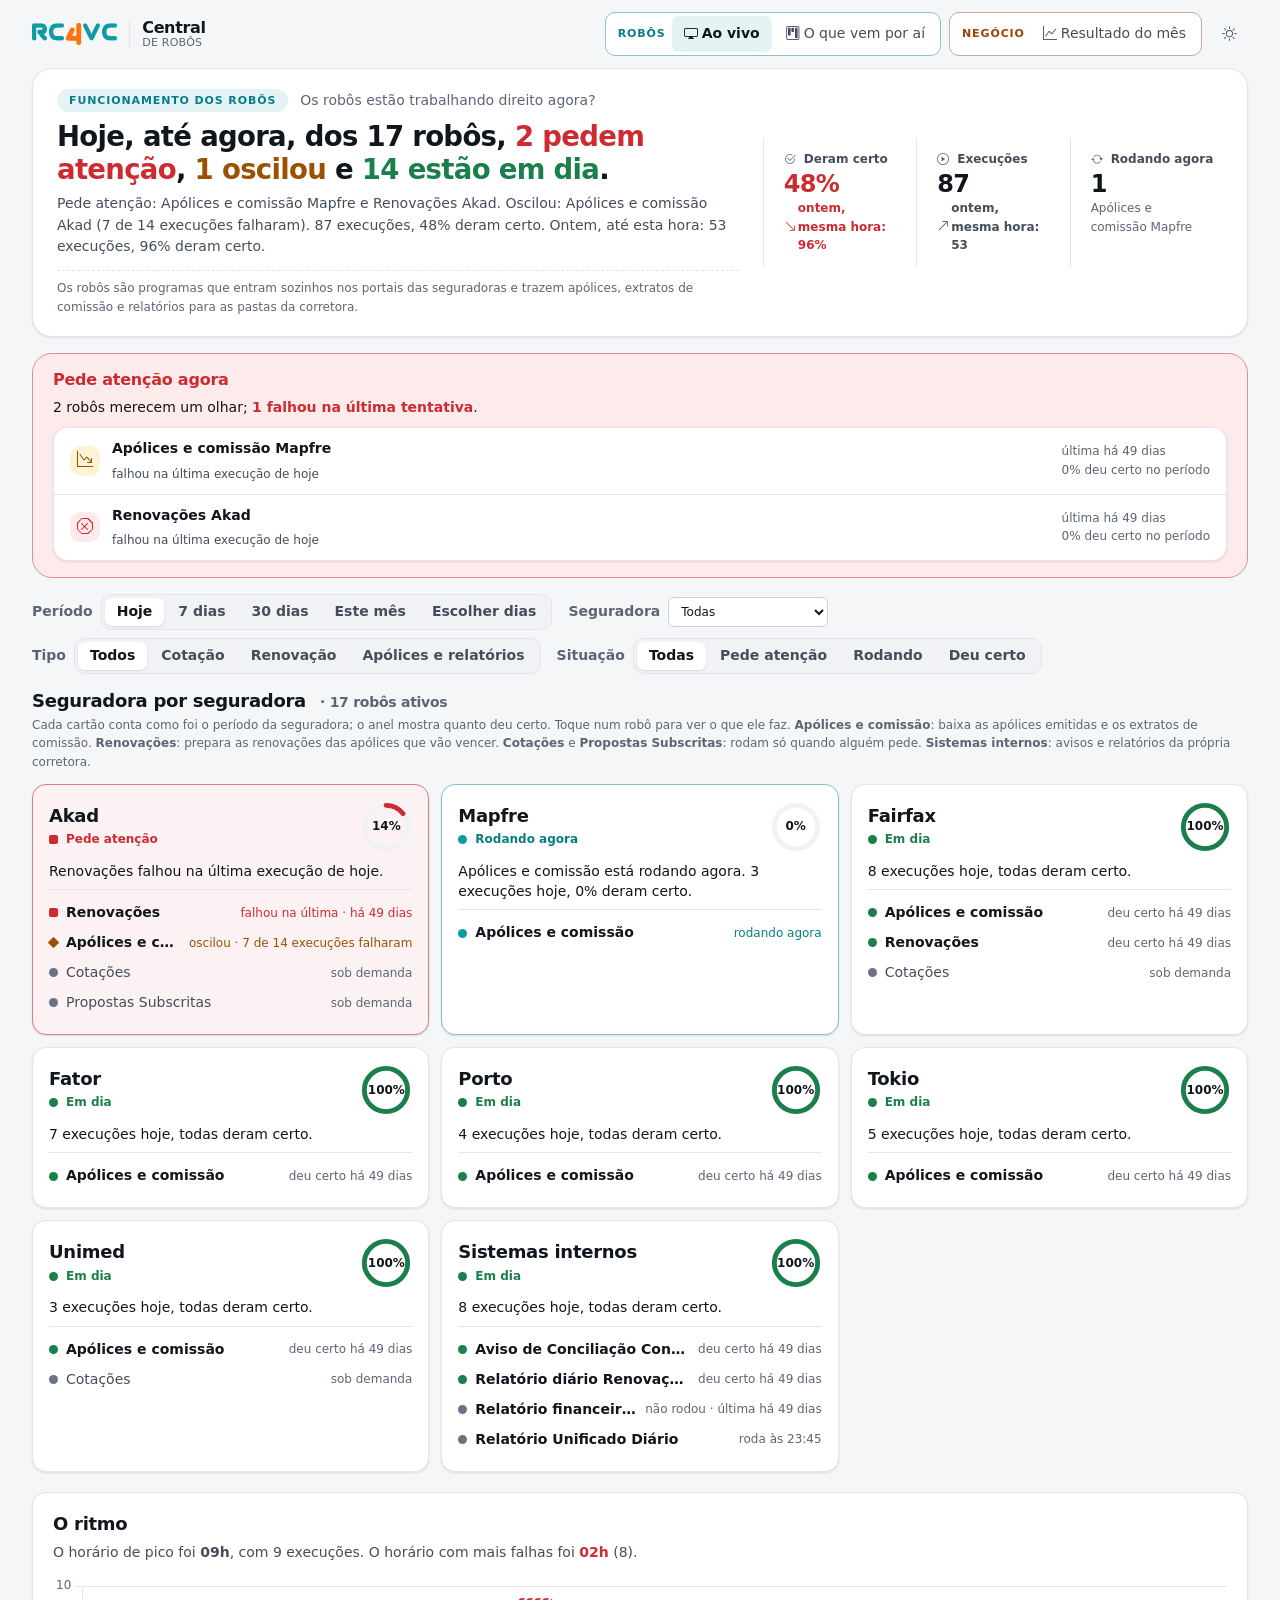
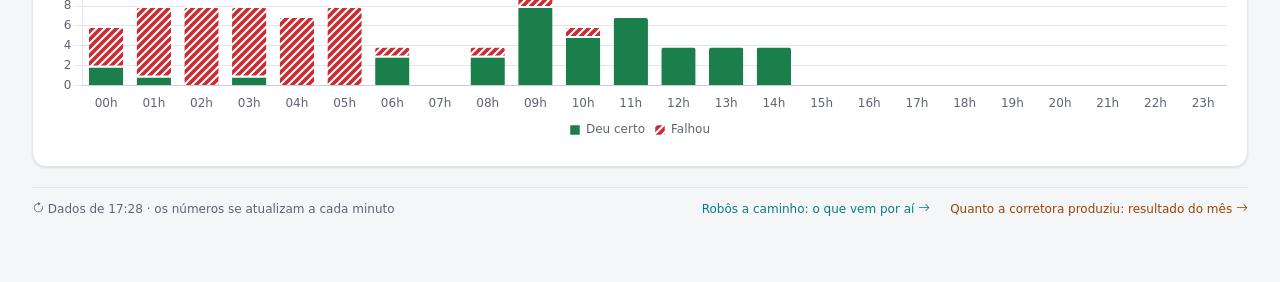
<file: index.html>
<!doctype html>
<html lang="pt-br">
<head>
    <meta charset="utf-8">
    <meta name="viewport" content="width=device-width, initial-scale=1, viewport-fit=cover">
    <title>Painel ao vivo · Central de RPAs</title>
    <script>
        /* Tema efetivo sempre marcado (mesma regra do layout.html). */
        try { var t = localStorage.getItem('central.tema'); } catch (e) {}
        if (t !== 'claro' && t !== 'escuro') t = window.matchMedia('(prefers-color-scheme: dark)').matches ? 'escuro' : 'claro';
        document.documentElement.dataset.tema = t;
    </script>
    <script type="importmap">{"imports": {"./static/js/ajuda/assistente.js": "./static/js/ajuda/assistente.js?v=1791552852", "./static/js/ajuda/base.js": "./static/js/ajuda/base.js?v=1792096526", "./static/js/ajuda/busca.js": "./static/js/ajuda/busca.js?v=1790963048", "./static/js/ajuda/tour.js": "./static/js/ajuda/tour.js?v=1791552852", "./static/js/core/anotacoes.js": "./static/js/core/anotacoes.js?v=1790881383", "./static/js/core/api.js": "./static/js/core/api.js?v=1791553756", "./static/js/core/atualizacao.js": "./static/js/core/atualizacao.js?v=1790770202", "./static/js/core/avisos.js": "./static/js/core/avisos.js?v=1791209014", "./static/js/core/casca.js": "./static/js/core/casca.js?v=1791567354", "./static/js/core/diagnostico.js": "./static/js/core/diagnostico.js?v=1790796686", "./static/js/core/editavel.js": "./static/js/core/editavel.js?v=1790770202", "./static/js/core/etapas.js": "./static/js/core/etapas.js?v=1791463085", "./static/js/core/filtros.js": "./static/js/core/filtros.js?v=1790770202", "./static/js/core/format.js": "./static/js/core/format.js?v=1790770202", "./static/js/core/graficos.js": "./static/js/core/graficos.js?v=1791461083", "./static/js/core/robos.js": "./static/js/core/robos.js?v=1791574383", "./static/js/core/textos.js": "./static/js/core/textos.js?v=1790770202", "./static/js/core/ui.js": "./static/js/core/ui.js?v=1792007356", "./static/js/paginas/ajustes.js": "./static/js/paginas/ajustes.js?v=1791404168", "./static/js/paginas/cotacoes.js": "./static/js/paginas/cotacoes.js?v=1792007802", "./static/js/paginas/design.js": "./static/js/paginas/design.js?v=1791460758", "./static/js/paginas/em_construcao.js": "./static/js/paginas/em_construcao.js?v=1791577213", "./static/js/paginas/entrada.js": "./static/js/paginas/entrada.js?v=1790963048", "./static/js/paginas/entrada_historia.js": "./static/js/paginas/entrada_historia.js?v=1791463267", "./static/js/paginas/equipe.js": "./static/js/paginas/equipe.js?v=1791561957", "./static/js/paginas/hoje.js": "./static/js/paginas/hoje.js?v=1791567333", "./static/js/paginas/jornada.js": "./static/js/paginas/jornada.js?v=1791462476", "./static/js/paginas/manual.js": "./static/js/paginas/manual.js?v=1791552852", "./static/js/paginas/ocorrencias.js": "./static/js/paginas/ocorrencias.js?v=1791552852", "./static/js/paginas/perfil.js": "./static/js/paginas/perfil.js?v=1790770202", "./static/js/paginas/publico.js": "./static/js/paginas/publico.js?v=1792096526", "./static/js/paginas/quadro_publico.js": "./static/js/paginas/quadro_publico.js?v=1792096526", "./static/js/paginas/robo.js": "./static/js/paginas/robo.js?v=1791552852", "./static/js/paginas/robos.js": "./static/js/paginas/robos.js?v=1790954687"}}</script>
    <link rel="icon" type="image/svg+xml" href="./static/img/marca.svg">
    <link rel="icon" type="image/png" sizes="192x192" href="./static/img/icone_central_192.png">
    <link rel="apple-touch-icon" href="./static/img/icone_central_180.png">
    <meta name="apple-mobile-web-app-capable" content="yes">
    <meta name="mobile-web-app-capable" content="yes">
    <meta name="apple-mobile-web-app-title" content="Central">
    <meta name="theme-color" content="#f5f6f8" media="(prefers-color-scheme: light)">
    <meta name="theme-color" content="#0b0d12" media="(prefers-color-scheme: dark)">
    <link rel="stylesheet" href="./static/vendor/bootstrap-icons/bootstrap-icons.min.css?v=1790770202">
    <link rel="stylesheet" href="./static/css/tokens.css?v=1792095331">
    <link rel="stylesheet" href="./static/css/base.css?v=1791567354">
    <link rel="stylesheet" href="./static/css/components.css?v=1792095331">
    <style>
        .simples-topo { display: flex; align-items: center; gap: var(--e-3); max-width: var(--largura-conteudo); margin: 0 auto; padding: var(--e-5) var(--e-8); }
        .simples-topo .acoes { margin-left: auto; display: flex; gap: var(--e-2); align-items: center; }
        .simples-conteudo { max-width: var(--largura-conteudo); margin: 0 auto; padding: 0 var(--e-8) var(--e-16); }
        .centro { min-height: calc(100vh - 90px); display: grid; place-items: center; padding: var(--e-6) var(--e-4); }
        .cartao-entrada { width: min(420px, 100%); }
        .fundo-entrada {
            background:
                radial-gradient(60% 50% at 15% 10%, var(--primaria-suave), transparent 70%),
                radial-gradient(50% 40% at 90% 90%, var(--acento-suave), transparent 70%),
                var(--fundo);
        }
        @media (max-width: 640px) { .simples-topo, .simples-conteudo { padding-left: var(--e-4); padding-right: var(--e-4); } }
    </style>
    <meta name="robots" content="noindex">
</head>
<body class="">
    <a class="pular-conteudo" href="#conteudo">Pular para o conteúdo</a>
    <header class="simples-topo">
        <a class="marca" href="./" style="padding: 0">
            <img class="marca-simbolo" src="./static/img/marca.svg" alt="" width="36" height="36">
            <img class="marca-logo" src="./static/img/logo_rc4vc.png" alt="RC4VC" width="101" height="26">
            <span>Central<small>de Robôs</small></span>
        </a>
        <div class="acoes">
            
<nav class="abas-publicas" aria-label="Telas ao vivo">
    <div class="abas-grupo" data-assunto="robos" role="group" aria-label="Robôs: funcionamento">
        <span class="abas-grupo-nome" aria-hidden="true">Robôs</span>
        <a href="./" aria-current="page"><i class="bi bi-display" aria-hidden="true"></i>Ao vivo</a>
        <a href="./kanban/"><i class="bi bi-kanban" aria-hidden="true"></i>O que vem por aí</a>
    </div>
    <div class="abas-grupo" data-assunto="negocio" role="group" aria-label="Negócio: resultado">
        <span class="abas-grupo-nome" aria-hidden="true">Negócio</span>
        <a href="./resultado/"><i class="bi bi-graph-up" aria-hidden="true"></i>Resultado do mês</a>
    </div>
</nav>

            <button type="button" class="btn btn-fantasma btn-icone" data-tema-botao aria-label="Trocar tema"><i class="bi bi-sun"></i></button>
        </div>
    </header>
    <main id="conteudo" tabindex="-1">

<div class="simples-conteudo painel-vivo" data-fonte-ao-vivo="https://rc4vc-painel.pages.dev/dados/painel.json" data-fonte="./dados/painel.json">
    
    <section class="painel-resumo">
        <div class="painel-resumo-texto">
            
<section class="manchete manchete-lisa" aria-labelledby="manchete-texto">
    
<p class="assunto-tela" data-assunto="robos"><span class="assunto-etiqueta">Funcionamento dos robôs</span><span class="assunto-pergunta">Os robôs estão trabalhando direito agora?</span></p>

    <p class="texto" id="manchete-texto" aria-live="polite">Carregando o resumo...</p>
    <p class="contexto" id="manchete-contexto"></p>
    <div class="rodape-manchete" id="manchete-rodape"></div>
</section>

            
            <p class="painel-intro">Os robôs são programas que entram sozinhos nos portais das seguradoras e trazem apólices, extratos de comissão e relatórios para as pastas da corretora.</p>
        </div>
        <div class="kpis-faixa painel-numeros">
            
<div class="kpi" id="kpi-taxa">
    <span class="kpi-rotulo"><i class="bi bi-check2-circle" aria-hidden="true"></i>Deram certo</span>
    <span class="kpi-valor" data-valor>—</span>
    <span class="kpi-nota" data-nota></span>
</div>

            
<div class="kpi" id="kpi-execucoes">
    <span class="kpi-rotulo"><i class="bi bi-play-circle" aria-hidden="true"></i>Execuções</span>
    <span class="kpi-valor" data-valor>—</span>
    <span class="kpi-nota" data-nota></span>
</div>

            
<div class="kpi" id="kpi-rodando">
    <span class="kpi-rotulo"><i class="bi bi-arrow-repeat" aria-hidden="true"></i>Rodando agora</span>
    <span class="kpi-valor" data-valor>—</span>
    <span class="kpi-nota" data-nota></span>
</div>

        </div>
    </section>

    <section class="painel-atencao" id="atencao" aria-labelledby="titulo-atencao" hidden>
        <h2 id="titulo-atencao">Pede atenção agora</h2>
        <p class="frase-historia" id="frase-atencao"></p>
        <div id="lista-atencao"></div>
    </section>

    <div class="painel-filtros" role="search" aria-label="Filtrar o painel">
        
        
<div class="linha">
    <span class="rotulo-filtro" id="rot-periodo">Período</span>
    <div class="segmentado" data-filtro="periodo" role="group" aria-labelledby="rot-periodo">
        
        <button type="button" data-valor="hoje" aria-pressed="false">Hoje</button>
        
        <button type="button" data-valor="7" aria-pressed="false">7 dias</button>
        
        <button type="button" data-valor="30" aria-pressed="false">30 dias</button>
        
        <button type="button" data-valor="mes" aria-pressed="false">Este mês</button>
        
        <button type="button" data-valor="datas" aria-pressed="false">Escolher dias</button>
        
    </div>
</div>

        <div class="linha">
            <label class="rotulo-filtro" for="filtro-seguradora">Seguradora</label>
            <select id="filtro-seguradora" class="selecao entrada-sm"><option value="">Todas</option></select>
        </div>
        
<div class="linha">
    <span class="rotulo-filtro" id="rot-tipo">Tipo</span>
    <div class="segmentado" data-filtro="tipo" role="group" aria-labelledby="rot-tipo">
        
        <button type="button" data-valor="" aria-pressed="false">Todos</button>
        
        <button type="button" data-valor="cotacao" aria-pressed="false">Cotação</button>
        
        <button type="button" data-valor="renovacao" aria-pressed="false">Renovação</button>
        
        <button type="button" data-valor="outros" aria-pressed="false">Apólices e relatórios</button>
        
    </div>
</div>

        
<div class="linha">
    <span class="rotulo-filtro" id="rot-situacao">Situação</span>
    <div class="segmentado" data-filtro="situacao" role="group" aria-labelledby="rot-situacao">
        
        <button type="button" data-valor="" aria-pressed="false">Todas</button>
        
        <button type="button" data-valor="problema" aria-pressed="false">Pede atenção</button>
        
        <button type="button" data-valor="rodando" aria-pressed="false">Rodando</button>
        
        <button type="button" data-valor="ok" aria-pressed="false">Deu certo</button>
        
    </div>
</div>

        <button type="button" class="btn btn-sm btn-fantasma" id="limpar-filtros" hidden><i class="bi bi-x-lg"></i>Limpar filtros</button>
    </div>
    
    <div class="painel-dias" id="painel-dias" role="group" aria-label="Dias do período" hidden></div>

    <section class="painel-secao" id="robos" aria-labelledby="titulo-robos">
        <div class="painel-secao-topo">
            <h2 id="titulo-robos">Seguradora por seguradora <span class="painel-recorte" id="recorte" aria-live="polite"></span></h2>
            
            <p class="painel-legenda">Cada cartão conta como foi o período da seguradora; o anel mostra quanto deu certo. Toque num robô para ver o que ele faz. <strong>Apólices e comissão</strong>: baixa as apólices emitidas e os extratos de comissão. <strong>Renovações</strong>: prepara as renovações das apólices que vão vencer. <strong>Cotações</strong> e <strong>Propostas Subscritas</strong>: rodam só quando alguém pede. <strong>Sistemas internos</strong>: avisos e relatórios da própria corretora.</p>
        </div>
        <ul class="seg-grade" id="lista-robos">
<div id="x-robos" aria-busy="true">
    <div class="pilha"><span class="esqueleto" style="height: 18px; width: 92%"></span><span class="esqueleto" style="height: 18px; width: 78%"></span><span class="esqueleto" style="height: 18px; width: 64%"></span></div>
</div>
</ul>
    </section>

    <section class="painel-secao" id="ritmo" aria-labelledby="titulo-ritmo">
        <div class="cartao painel-ritmo"><div class="cartao-corpo">
            <div class="painel-ritmo-texto">
                <h2 id="titulo-ritmo">O ritmo</h2>
                <p id="frase-ritmo"></p>
            </div>
            <div class="painel-grafico"><canvas id="grafico-ritmo" role="img" aria-label="Gráfico de execuções no período: deram certo e falharam"></canvas></div>
        </div></div>
    </section>

    <footer class="rodape-publico">
        <span><i class="bi bi-arrow-clockwise"></i> <span id="dados-de">Carregando</span> · os números se atualizam a cada minuto</span>
        <span class="links"><a href="./kanban/">Robôs a caminho: o que vem por aí <i class="bi bi-arrow-right"></i></a><a href="./resultado/" data-assunto="negocio">Quanto a corretora produziu: resultado do mês <i class="bi bi-arrow-right"></i></a></span>
    </footer>
</div>
</main>
    <div id="toasts" class="toasts" role="status" aria-live="polite"></div>
    <script type="module" src="./static/js/core/casca.js?v=1791567354"></script>
    
<script src="./static/vendor/chartjs/chart.umd.min.js?v=1790770202"></script>
<script type="module" src="./static/js/paginas/publico.js?v=1792096526"></script>

</body>
</html>
</file>
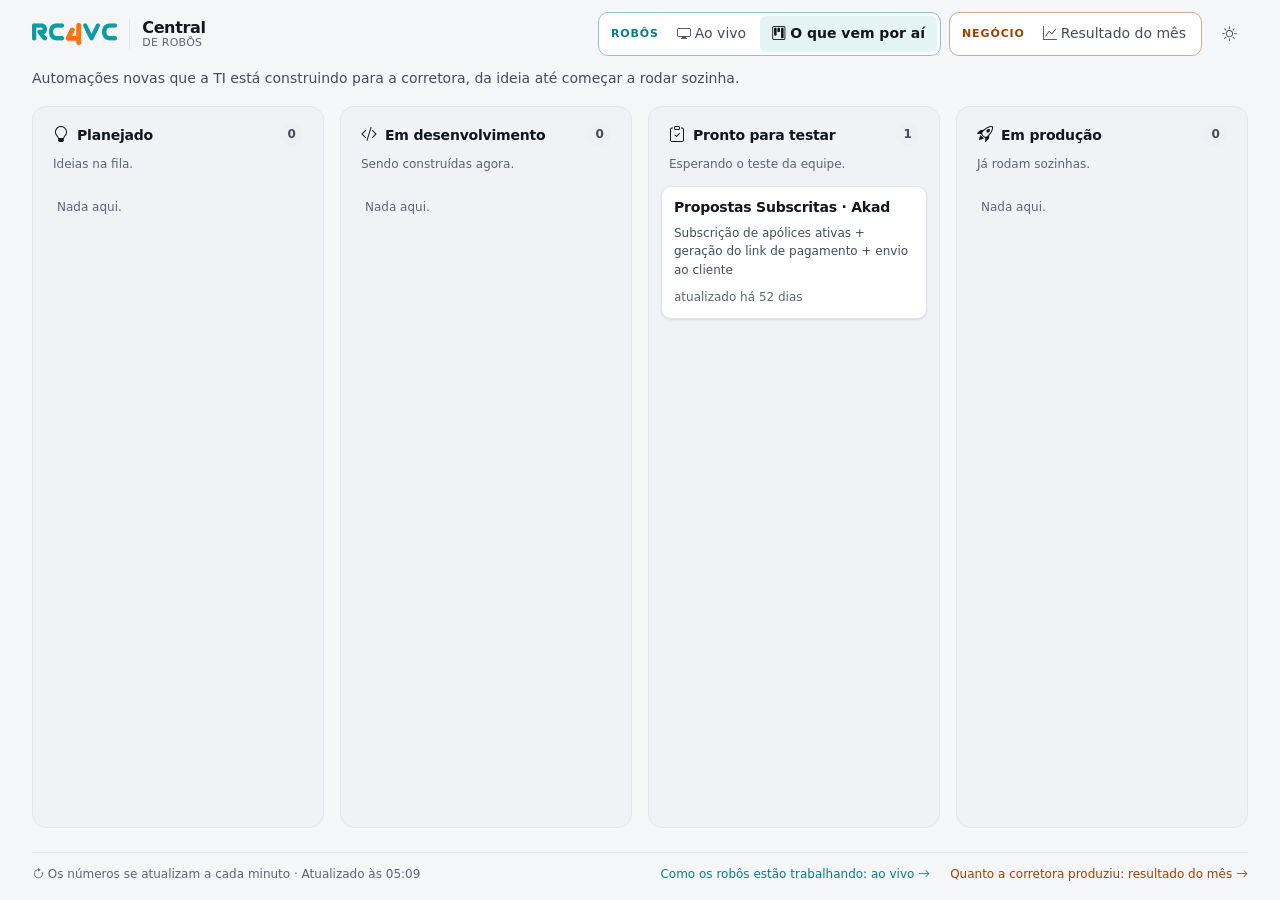
<file: kanban/index.html>
<!doctype html>
<html lang="pt-br">
<head>
    <meta charset="utf-8">
    <meta name="viewport" content="width=device-width, initial-scale=1, viewport-fit=cover">
    <title>O que vem por aí · Central de RPAs</title>
    <script>
        /* Tema efetivo sempre marcado (mesma regra do layout.html). */
        try { var t = localStorage.getItem('central.tema'); } catch (e) {}
        if (t !== 'claro' && t !== 'escuro') t = window.matchMedia('(prefers-color-scheme: dark)').matches ? 'escuro' : 'claro';
        document.documentElement.dataset.tema = t;
    </script>
    <script type="importmap">{"imports": {"../static/js/ajuda/assistente.js": "../static/js/ajuda/assistente.js?v=1791552852", "../static/js/ajuda/base.js": "../static/js/ajuda/base.js?v=1792096526", "../static/js/ajuda/busca.js": "../static/js/ajuda/busca.js?v=1790963048", "../static/js/ajuda/tour.js": "../static/js/ajuda/tour.js?v=1791552852", "../static/js/core/anotacoes.js": "../static/js/core/anotacoes.js?v=1790881383", "../static/js/core/api.js": "../static/js/core/api.js?v=1791553756", "../static/js/core/atualizacao.js": "../static/js/core/atualizacao.js?v=1790770202", "../static/js/core/avisos.js": "../static/js/core/avisos.js?v=1791209014", "../static/js/core/casca.js": "../static/js/core/casca.js?v=1791567354", "../static/js/core/diagnostico.js": "../static/js/core/diagnostico.js?v=1790796686", "../static/js/core/editavel.js": "../static/js/core/editavel.js?v=1790770202", "../static/js/core/etapas.js": "../static/js/core/etapas.js?v=1791463085", "../static/js/core/filtros.js": "../static/js/core/filtros.js?v=1790770202", "../static/js/core/format.js": "../static/js/core/format.js?v=1790770202", "../static/js/core/graficos.js": "../static/js/core/graficos.js?v=1791461083", "../static/js/core/robos.js": "../static/js/core/robos.js?v=1791574383", "../static/js/core/textos.js": "../static/js/core/textos.js?v=1790770202", "../static/js/core/ui.js": "../static/js/core/ui.js?v=1792007356", "../static/js/paginas/ajustes.js": "../static/js/paginas/ajustes.js?v=1791404168", "../static/js/paginas/cotacoes.js": "../static/js/paginas/cotacoes.js?v=1792007802", "../static/js/paginas/design.js": "../static/js/paginas/design.js?v=1791460758", "../static/js/paginas/em_construcao.js": "../static/js/paginas/em_construcao.js?v=1791577213", "../static/js/paginas/entrada.js": "../static/js/paginas/entrada.js?v=1790963048", "../static/js/paginas/entrada_historia.js": "../static/js/paginas/entrada_historia.js?v=1791463267", "../static/js/paginas/equipe.js": "../static/js/paginas/equipe.js?v=1791561957", "../static/js/paginas/hoje.js": "../static/js/paginas/hoje.js?v=1791567333", "../static/js/paginas/jornada.js": "../static/js/paginas/jornada.js?v=1791462476", "../static/js/paginas/manual.js": "../static/js/paginas/manual.js?v=1791552852", "../static/js/paginas/ocorrencias.js": "../static/js/paginas/ocorrencias.js?v=1791552852", "../static/js/paginas/perfil.js": "../static/js/paginas/perfil.js?v=1790770202", "../static/js/paginas/publico.js": "../static/js/paginas/publico.js?v=1792096526", "../static/js/paginas/quadro_publico.js": "../static/js/paginas/quadro_publico.js?v=1792096526", "../static/js/paginas/robo.js": "../static/js/paginas/robo.js?v=1791552852", "../static/js/paginas/robos.js": "../static/js/paginas/robos.js?v=1790954687"}}</script>
    <link rel="icon" type="image/svg+xml" href="../static/img/marca.svg">
    <link rel="icon" type="image/png" sizes="192x192" href="../static/img/icone_central_192.png">
    <link rel="apple-touch-icon" href="../static/img/icone_central_180.png">
    <meta name="apple-mobile-web-app-capable" content="yes">
    <meta name="mobile-web-app-capable" content="yes">
    <meta name="apple-mobile-web-app-title" content="Central">
    <meta name="theme-color" content="#f5f6f8" media="(prefers-color-scheme: light)">
    <meta name="theme-color" content="#0b0d12" media="(prefers-color-scheme: dark)">
    <link rel="stylesheet" href="../static/vendor/bootstrap-icons/bootstrap-icons.min.css?v=1790770202">
    <link rel="stylesheet" href="../static/css/tokens.css?v=1792095331">
    <link rel="stylesheet" href="../static/css/base.css?v=1791567354">
    <link rel="stylesheet" href="../static/css/components.css?v=1792095331">
    <style>
        .simples-topo { display: flex; align-items: center; gap: var(--e-3); max-width: var(--largura-conteudo); margin: 0 auto; padding: var(--e-5) var(--e-8); }
        .simples-topo .acoes { margin-left: auto; display: flex; gap: var(--e-2); align-items: center; }
        .simples-conteudo { max-width: var(--largura-conteudo); margin: 0 auto; padding: 0 var(--e-8) var(--e-16); }
        .centro { min-height: calc(100vh - 90px); display: grid; place-items: center; padding: var(--e-6) var(--e-4); }
        .cartao-entrada { width: min(420px, 100%); }
        .fundo-entrada {
            background:
                radial-gradient(60% 50% at 15% 10%, var(--primaria-suave), transparent 70%),
                radial-gradient(50% 40% at 90% 90%, var(--acento-suave), transparent 70%),
                var(--fundo);
        }
        @media (max-width: 640px) { .simples-topo, .simples-conteudo { padding-left: var(--e-4); padding-right: var(--e-4); } }
    </style>
    <meta name="robots" content="noindex">
</head>
<body class="">
    <a class="pular-conteudo" href="#conteudo">Pular para o conteúdo</a>
    <header class="simples-topo">
        <a class="marca" href="../" style="padding: 0">
            <img class="marca-simbolo" src="../static/img/marca.svg" alt="" width="36" height="36">
            <img class="marca-logo" src="../static/img/logo_rc4vc.png" alt="RC4VC" width="101" height="26">
            <span>Central<small>de Robôs</small></span>
        </a>
        <div class="acoes">
            
<nav class="abas-publicas" aria-label="Telas ao vivo">
    <div class="abas-grupo" data-assunto="robos" role="group" aria-label="Robôs: funcionamento">
        <span class="abas-grupo-nome" aria-hidden="true">Robôs</span>
        <a href="../"><i class="bi bi-display" aria-hidden="true"></i>Ao vivo</a>
        <a href="../kanban/" aria-current="page"><i class="bi bi-kanban" aria-hidden="true"></i>O que vem por aí</a>
    </div>
    <div class="abas-grupo" data-assunto="negocio" role="group" aria-label="Negócio: resultado">
        <span class="abas-grupo-nome" aria-hidden="true">Negócio</span>
        <a href="../resultado/"><i class="bi bi-graph-up" aria-hidden="true"></i>Resultado do mês</a>
    </div>
</nav>

            <button type="button" class="btn btn-fantasma btn-icone" data-tema-botao aria-label="Trocar tema"><i class="bi bi-sun"></i></button>
        </div>
    </header>
    <main id="conteudo" tabindex="-1">
<div class="simples-conteudo painel-vivo" data-fonte-ao-vivo="https://rc4vc-painel.pages.dev/dados/quadro.json" data-fonte="../dados/quadro.json">
    
    <p class="quadro-intro">Automações novas que a TI está construindo para a corretora, da ideia até começar a rodar sozinha.</p>

    
    <div class="kanban-quadro mb-6" id="quadro">
<div id="x-quadro" aria-busy="true">
    <div class="pilha"><span class="esqueleto" style="height: 18px; width: 92%"></span><span class="esqueleto" style="height: 18px; width: 78%"></span><span class="esqueleto" style="height: 18px; width: 64%"></span><span class="esqueleto" style="height: 18px; width: 50%"></span></div>
</div>
</div>

    <footer class="rodape-publico">
        <span><i class="bi bi-arrow-clockwise"></i> Os números se atualizam a cada minuto · <span id="ultima-atualizacao" aria-live="polite"></span></span>
        <span class="links"><a href="../">Como os robôs estão trabalhando: ao vivo <i class="bi bi-arrow-right"></i></a><a href="../resultado/" data-assunto="negocio">Quanto a corretora produziu: resultado do mês <i class="bi bi-arrow-right"></i></a></span>
    </footer>
</div>
</main>
    <div id="toasts" class="toasts" role="status" aria-live="polite"></div>
    <script type="module" src="../static/js/core/casca.js?v=1791567354"></script>
    <script type="module" src="../static/js/paginas/quadro_publico.js?v=1792096526"></script>
</body>
</html>
</file>
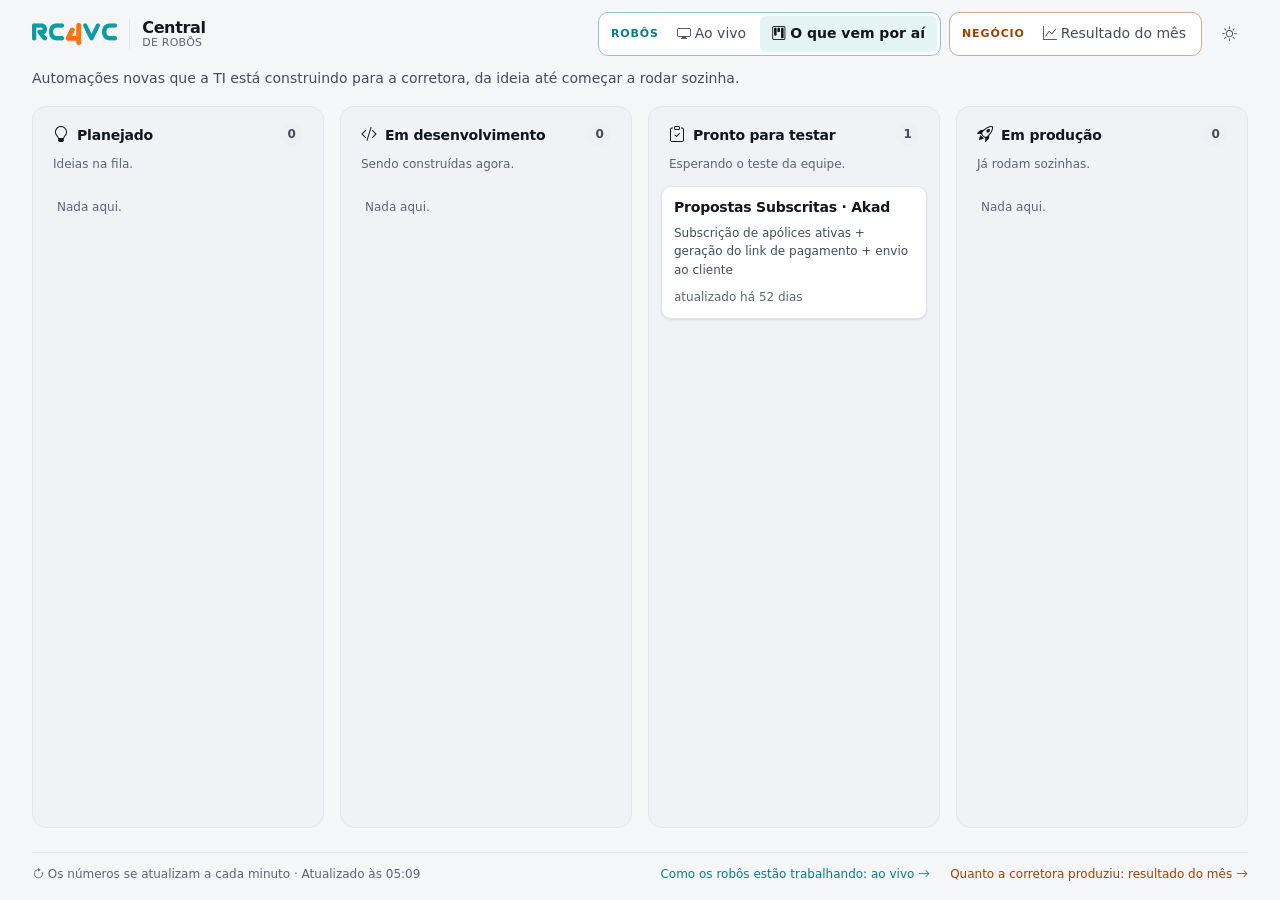
<file: quadro/index.html>
<!doctype html>
<html lang="pt-BR">
<head>
<meta charset="utf-8">
<meta name="robots" content="noindex">
<meta http-equiv="refresh" content="0; url=../kanban/">
<title>O Kanban mudou de endereço</title>
<script>location.replace("../kanban/" + location.search + location.hash);</script>
</head>
<body>
<p>O Kanban mudou de endereço: <a href="../kanban/">abrir o Kanban</a>.</p>
</body>
</html>
</file>
<file: static/css/tokens.css>
/* ==========================================================================
   Central de RPAs — tokens de design (identidade nova, 2026)

   Tudo que é "decisão de marca" mora aqui e SÓ aqui: cor, tipo, espaço,
   raio, sombra, movimento. Componentes e páginas usam as variáveis, nunca
   valores soltos — trocar a paleta inteira é mexer neste arquivo.

   Tema marcado no <html>: data-tema = "claro" | "escuro", SEMPRE o tema
   efetivo. No modo automático quem resolve é o script do <head> (layout.html
   e layout_simples.html, antes de pintar) e casca.js (quando o sistema muda),
   lendo prefers-color-scheme: dark. Assim o tema escuro é escrito uma vez só
   (antes eram dois blocos iguais, um no @media e outro no atributo).
   A paleta é a da marca RC4VC (ver /design).

   Contraste (08-10-2026, medido): texto comum >= 4,5:1 nos dois temas. Por
   isso o botão principal usa o teal escuro (--primaria-600) no tema claro, e
   texto sobre verde/vermelho/laranja usa --sobre-estado / --sobre-acento.

   Cores de ESTADO (ok, atenção, falha, rodando) não mudam com a paleta:
   verde sempre é "deu certo", vermelho sempre é "falhou". E nunca aparecem
   sozinhas — sempre com ícone e texto (acessibilidade).
   ========================================================================== */

:root {
    /* --- Tipografia: fontes do sistema (sem download, sem CDN).
       Windows 11 tem Segoe UI Variable, que é moderna e muito legível. */
    --fonte-texto: "Segoe UI Variable Text", "Segoe UI", system-ui, -apple-system, "Roboto", "Helvetica Neue", Arial, sans-serif;
    --fonte-titulo: "Segoe UI Variable Display", "Segoe UI", system-ui, -apple-system, "Roboto", sans-serif;
    --fonte-numero: "Segoe UI Variable Display", "Segoe UI", system-ui, sans-serif;
    --fonte-mono: "Cascadia Mono", "Cascadia Code", Consolas, "SFMono-Regular", Menlo, monospace;

    --fs-2xs: 0.6875rem;  /* 11px */
    --fs-xs: 0.75rem;     /* 12px */
    --fs-sm: 0.875rem;    /* 14px */
    --fs-base: 1rem;      /* 16px */
    --fs-lg: 1.125rem;    /* 18px */
    --fs-xl: 1.375rem;    /* 22px */
    --fs-2xl: 1.75rem;    /* 28px */
    --fs-3xl: 2.25rem;    /* 36px */
    --fs-manchete: clamp(1.45rem, 1.05rem + 1.7vw, 2.35rem);
    --fs-kpi: clamp(1.75rem, 1.4rem + 1.2vw, 2.4rem);

    --peso-normal: 400;
    --peso-medio: 550;
    --peso-forte: 650;
    --peso-titulo: 700;

    --altura-linha: 1.55;
    --altura-titulo: 1.2;

    /* --- Espaço (escala de 4px) */
    --e-1: 0.25rem;
    --e-2: 0.5rem;
    --e-3: 0.75rem;
    --e-4: 1rem;
    --e-5: 1.25rem;
    --e-6: 1.5rem;
    --e-8: 2rem;
    --e-10: 2.5rem;
    --e-12: 3rem;
    --e-16: 4rem;

    /* --- Raio */
    --raio-sm: 6px;
    --raio-md: 10px;
    --raio-lg: 14px;
    --raio-xl: 20px;
    --raio-pilula: 999px;

    /* --- Movimento (respeita "reduzir movimento" no fim do arquivo) */
    --dur-rapida: 120ms;
    --dur-media: 200ms;
    --dur-lenta: 360ms;
    --curva: cubic-bezier(0.2, 0.7, 0.2, 1);

    /* --- Layout */
    --largura-menu: 256px;
    --largura-menu-compacto: 68px;
    --largura-conteudo: 1440px;
    --altura-topo: 60px;
    --z-topo: 20;
    --z-menu: 30;
    --z-dialogo: 50;
    --z-toast: 60;

    /* --- Texto sobre a cor da marca (vitrine do login): igual nos dois temas,
       porque o fundo da vitrine é sempre o teal escuro da marca. */
    --sobre-marca: #ffffff;

    /* --- História da tela de entrar: painel sempre escuro (teal profundo da
       marca), igual nos dois temas, com cores de status legíveis sobre ele. */
    --historia-fundo-1: #04252a;
    --historia-fundo-2: #0a5e67;
    --historia-ok: #5ee0a0;
    --historia-falha: #ff8f8f;
    --historia-rodando: var(--primaria-300);  /* rodando = teal, como no resto da Central */
    --historia-destaque: #ffb27a;  /* laranja da marca clareado: 3,2:1 no pior ponto do fundo */
}

/* ==========================================================================
   Paleta oficial: Marca RC4VC (escolhida em 29/09/2026) — o teal e o laranja
   do logo, refinados para tela. "primaria" é a cor da ação e do destaque;
   "acento" é o contraponto quente, usado com parcimônia.
   ========================================================================== */
:root {
    --primaria-500: #0e9aa7;
    --primaria-400: #22b5c2;
    --primaria-300: #86d9e0;
    --primaria-600: #0a7c87;
    --primaria-700: #075e66;
    --acento-500: #f47b20;
    --acento-400: #ff9544;
    --acento-700: #9c4206;

    /* Texto sobre o laranja da marca: escuro nos dois temas (branco dava 2,7:1). */
    --sobre-acento: #11151c;
}

/* ==========================================================================
   Tema CLARO (padrão)
   ========================================================================== */
:root,
[data-tema="claro"] {
    color-scheme: light;

    --fundo: #f5f6f8;
    --superficie: #ffffff;
    --superficie-2: #f0f2f5;
    --superficie-3: #e7eaef;
    --superficie-invertida: #11151c;
    --borda: #e2e5ea;
    --borda-forte: #cdd2da;

    --texto: #11151c;
    --texto-2: #454d5a;
    --texto-3: #5d6575;      /* 5,2:1 sobre superficie-2 (o #6b7383 dava 4,25) */
    --texto-invertido: #f4f5f7;

    /* Botão e destaque no teal escuro: branco sobre #0e9aa7 dava 3,4:1. O
       teal claro segue em ícones, gráficos e no logo, onde não carrega texto. */
    --primaria: var(--primaria-600);
    --primaria-hover: var(--primaria-700);
    --primaria-texto: var(--primaria-600);
    --primaria-suave: color-mix(in srgb, var(--primaria-500) 11%, transparent);
    --sobre-primaria: #ffffff;
    --acento: var(--acento-500);
    --acento-texto: var(--acento-700);   /* laranja como texto: 5,8:1 no suave */
    --acento-suave: color-mix(in srgb, var(--acento-500) 13%, transparent);

    --ok: #1a7f4b;
    --atencao: #9a5200;
    --falha: #cd2b31;
    --rodando: var(--primaria-500);
    --neutro: #6b7383;
    --sobre-estado: #ffffff;  /* texto sobre --ok/--falha cheios */

    --ok-suave: #e6f6ec;
    --atencao-suave: #fff3d6;
    --falha-suave: #fdebec;
    --rodando-suave: var(--primaria-suave);
    --neutro-suave: #eef0f3;

    --foco: color-mix(in srgb, var(--primaria-500) 55%, transparent);
    --sombra-1: 0 1px 2px rgb(16 24 40 / 0.06), 0 1px 3px rgb(16 24 40 / 0.05);
    --sombra-2: 0 4px 12px rgb(16 24 40 / 0.07), 0 2px 4px rgb(16 24 40 / 0.04);
    --sombra-3: 0 18px 44px rgb(16 24 40 / 0.16), 0 4px 10px rgb(16 24 40 / 0.06);
    --sobreposicao: rgb(9 12 18 / 0.45);
    --toast-acao: var(--primaria-300);
}

/* ==========================================================================
   Tema ESCURO — escolhido no alternador OU vindo do sistema (o script do
   <head> marca data-tema="escuro" quando prefers-color-scheme: dark).
   Cores de estado um pouco menos saturadas que antes (08-10-2026): o verde e o
   vermelho "neon" vibravam em áreas grandes (barras de gráfico) sobre o
   quase-preto. Todas seguem acima de 4,5:1 como texto sobre a superfície.
   ========================================================================== */
[data-tema="escuro"] {
    color-scheme: dark;

    --fundo: #0b0d12;
    --superficie: #12151c;
    --superficie-2: #181c25;
    --superficie-3: #20252f;
    --superficie-invertida: #eef0f4;
    --borda: #252a35;
    --borda-forte: #353c49;

    --texto: #edf0f4;
    --texto-2: #b6bdc9;
    --texto-3: #8c94a4;
    --texto-invertido: #11151c;

    --primaria: var(--primaria-400);
    --primaria-hover: var(--primaria-300);
    --primaria-texto: var(--primaria-300);
    --primaria-suave: color-mix(in srgb, var(--primaria-400) 17%, transparent);
    --sobre-primaria: #0b0d12;
    --acento: var(--acento-400);
    --acento-texto: var(--acento-400);
    --acento-suave: color-mix(in srgb, var(--acento-400) 17%, transparent);

    --ok: #4cc38a;
    --atencao: #f0a83a;
    --falha: #f2666b;
    --rodando: var(--primaria-400);
    --neutro: #8c94a4;
    --sobre-estado: #0b0d12;  /* branco sobre o verde claro dava 1,9:1 */

    --ok-suave: color-mix(in srgb, #4cc38a 15%, transparent);
    --atencao-suave: color-mix(in srgb, #f0a83a 15%, transparent);
    --falha-suave: color-mix(in srgb, #f2666b 15%, transparent);
    --rodando-suave: var(--primaria-suave);
    --neutro-suave: color-mix(in srgb, #8c94a4 15%, transparent);

    --foco: color-mix(in srgb, var(--primaria-400) 65%, transparent);
    --sombra-1: 0 1px 2px rgb(0 0 0 / 0.4);
    --sombra-2: 0 6px 16px rgb(0 0 0 / 0.35);
    --sombra-3: 0 20px 50px rgb(0 0 0 / 0.55);
    --sobreposicao: rgb(0 0 0 / 0.6);
    --toast-acao: var(--primaria-600);
}

@media (prefers-reduced-motion: reduce) {
    :root {
        --dur-rapida: 0ms;
        --dur-media: 0ms;
        --dur-lenta: 0ms;
    }
}
</file>
<file: static/css/base.css>
/* ==========================================================================
   Central de RPAs — base: reset, tipografia e a casca do app
   (menu lateral por verbo + topo + área de conteúdo).
   Depende de tokens.css.
   ========================================================================== */

*,
*::before,
*::after {
    box-sizing: border-box;
}

html {
    -webkit-text-size-adjust: 100%;
    text-size-adjust: 100%;
    scroll-behavior: smooth;
}

@media (prefers-reduced-motion: reduce) {
    html { scroll-behavior: auto; }
}

body {
    margin: 0;
    min-height: 100vh;
    background: var(--fundo);
    color: var(--texto);
    font-family: var(--fonte-texto);
    font-size: var(--fs-base);
    line-height: var(--altura-linha);
    -webkit-font-smoothing: antialiased;
    font-feature-settings: "ss01", "cv11";
    /* Palavra longa sem espaço (caminho, comando, e-mail, URL) quebra em vez
       de vazar para fora do cartão ou da tela. */
    overflow-wrap: break-word;
}

h1, h2, h3, h4, h5, h6 {
    margin: 0 0 var(--e-2);
    font-family: var(--fonte-titulo);
    font-weight: var(--peso-titulo);
    line-height: var(--altura-titulo);
    letter-spacing: -0.015em;
    color: var(--texto);
}

h1 { font-size: var(--fs-2xl); }
h2 { font-size: var(--fs-xl); }
h3 { font-size: var(--fs-lg); }
h4 { font-size: var(--fs-base); }

p { margin: 0 0 var(--e-3); }

a {
    color: var(--primaria-texto);
    text-decoration: none;
    text-underline-offset: 3px;
}
a:hover { text-decoration: underline; }

img, svg { display: block; max-width: 100%; }

button, input, select, textarea {
    font: inherit;
    color: inherit;
}

code, kbd, pre, samp {
    font-family: var(--fonte-mono);
    font-size: 0.9em;
    overflow-wrap: anywhere;
}
pre { white-space: pre-wrap; }

hr {
    border: 0;
    border-top: 1px solid var(--borda);
    margin: var(--e-6) 0;
}

table { border-collapse: collapse; width: 100%; }

::selection { background: var(--primaria-suave); }

:focus-visible {
    outline: 2px solid var(--primaria);
    outline-offset: 2px;
    border-radius: var(--raio-sm);
}

/* Números tabulares em tudo que é métrica */
.num,
td,
.kpi-valor { font-variant-numeric: tabular-nums; }

/* Texto só para leitor de tela */
.so-leitor {
    position: absolute !important;
    width: 1px; height: 1px;
    padding: 0; margin: -1px;
    overflow: hidden; clip: rect(0 0 0 0);
    white-space: nowrap; border: 0;
}

/* Pular para o conteúdo (teclado / leitor de tela) */
.pular-conteudo {
    position: absolute;
    left: var(--e-4);
    top: -100px;
    z-index: 100;
    padding: var(--e-2) var(--e-4);
    background: var(--primaria);
    color: var(--sobre-primaria);
    border-radius: var(--raio-md);
    font-weight: var(--peso-forte);
}
.pular-conteudo:focus { top: var(--e-3); text-decoration: none; }

/* ==========================================================================
   Casca do app
   ========================================================================== */
.app {
    display: grid;
    grid-template-columns: var(--largura-menu) minmax(0, 1fr);
    min-height: 100vh;
}

/* O menu fica preso na tela ao rolar a página (pedido de 02-10-2026). Se
   não couber na altura da janela, ganha rolagem própria. */
.app-menu {
    position: sticky;
    top: 0;
    height: 100vh;
    height: 100dvh;
    overflow-y: auto;
    overscroll-behavior: contain;
    /* Se ainda precisar rolar (janela muito baixa), a roda do mouse e o
       toque funcionam, sem a barra cinza grudada na borda do menu. */
    scrollbar-width: none;
    display: flex;
    flex-direction: column;
    gap: var(--e-2);
    padding: var(--e-5) var(--e-3) var(--e-4);
    background: var(--superficie);
    border-right: 1px solid var(--borda);
    z-index: var(--z-menu);
}

.marca {
    display: flex;
    align-items: center;
    gap: var(--e-3);
    padding: 0 var(--e-3) var(--e-4);
    color: var(--texto);
    font-family: var(--fonte-titulo);
    font-weight: var(--peso-titulo);
    font-size: var(--fs-lg);
    letter-spacing: -0.02em;
}
.marca:hover { text-decoration: none; }

.marca-simbolo {
    width: 36px;
    height: 36px;
    flex: none;
    filter: drop-shadow(0 2px 4px rgb(10 124 135 / 0.25));
}
/* Logo da RC4VC por extenso; o símbolo quadrado (o "4") só aparece com o
   menu compacto, onde o logo inteiro não cabe. */
.marca .marca-simbolo { display: none; }
.marca-logo { height: 26px; width: auto; flex: none; }
.marca > span {
    padding-left: var(--e-3);
    border-left: 1px solid var(--borda);
    line-height: 1.1;
    font-size: var(--fs-base);
}

.marca small {
    display: block;
    font-family: var(--fonte-texto);
    font-weight: var(--peso-normal);
    font-size: var(--fs-2xs);
    color: var(--texto-3);
    letter-spacing: 0.02em;
    text-transform: uppercase;
}

.menu-grupo { margin-top: var(--e-3); }

.menu-grupo-titulo {
    margin: 0 0 var(--e-1);
    padding: 0 var(--e-3);
    font-family: var(--fonte-texto);
    font-size: var(--fs-xs);   /* era 11px em maiúsculas: pequeno demais */
    font-weight: var(--peso-forte);
    color: var(--texto-3);
    letter-spacing: 0.06em;
    text-transform: uppercase;
}

.menu-item {
    position: relative;
    display: flex;
    align-items: center;
    gap: var(--e-3);
    padding: var(--e-2) var(--e-3);
    border-radius: var(--raio-md);
    color: var(--texto-2);
    font-weight: var(--peso-medio);
    font-size: var(--fs-sm);
    transition: background var(--dur-rapida) var(--curva), color var(--dur-rapida) var(--curva);
}
.menu-item i { font-size: 1.05rem; width: 1.25rem; text-align: center; }
.menu-item:hover { background: var(--superficie-2); color: var(--texto); text-decoration: none; }
.menu-item[aria-current="page"] {
    background: var(--primaria-suave);
    color: var(--primaria-texto);
}
.menu-item[aria-current="page"]::before {
    content: "";
    position: absolute;
    left: -12px;
    top: 8px;
    bottom: 8px;
    width: 3px;
    border-radius: 0 3px 3px 0;
    background: var(--primaria);
}
.menu-item .contador {
    margin-left: auto;
    min-width: 1.5rem;
    padding: 0 var(--e-2);
    border-radius: var(--raio-pilula);
    background: var(--falha);
    color: var(--sobre-estado);
    font-size: var(--fs-2xs);
    font-weight: var(--peso-forte);
    line-height: 1.35rem;
    text-align: center;
}

.menu-rodape {
    /* Logo abaixo do último grupo (Manual), não empurrado para o fim da página. */
    margin-top: var(--e-4);
    padding-top: var(--e-4);
    border-top: 1px solid var(--borda);
    display: grid;
    /* Perfil e "Sair" na mesma linha: com o "Sair" embaixo, ele era o
       primeiro a ficar fora da tela. */
    grid-template-columns: minmax(0, 1fr) auto;
    align-items: center;
    gap: var(--e-1);
}
/* "Sair" só com o ícone (o nome fica no aria-label/title). */
.menu-rodape [data-sair] { font-size: 0; gap: 0; padding: var(--e-2); }
.menu-rodape [data-sair] i { font-size: 1.05rem; }

.usuario-atual {
    display: flex;
    align-items: center;
    gap: var(--e-3);
    padding: var(--e-2) var(--e-3);
    font-size: var(--fs-sm);
    color: var(--texto-2);
    min-width: 0;
}
a.usuario-atual { border-radius: var(--raio-md); color: inherit; }
a.usuario-atual:hover,
a.usuario-atual[aria-current="page"] { background: var(--superficie-2); text-decoration: none; }
.usuario-atual .avatar img { width: 100%; height: 100%; object-fit: cover; border-radius: 50%; }
.usuario-atual .avatar {
    position: relative;
    flex: none;
    display: grid;
    place-items: center;
    width: 32px;
    height: 32px;
    border-radius: 50%;
    background: var(--acento-suave);
    color: var(--acento-texto);
    font-weight: var(--peso-forte);
    font-size: var(--fs-sm);
}
/* Online: bolinha verde no canto da foto enquanto o sinal de presença é
   aceito (casca.js; some se a sessão cair). Sem overflow:hidden no avatar
   para a bolinha não ser cortada; a foto já é redonda pelo próprio img. */
.usuario-atual .avatar[data-online="sim"]::after {
    content: "";
    position: absolute;
    right: -1px;
    bottom: -1px;
    width: 10px;
    height: 10px;
    border-radius: 50%;
    background: var(--ok);
    box-shadow: 0 0 0 2px var(--superficie);
}
.usuario-atual .nome { color: var(--texto); font-weight: var(--peso-medio); }
.usuario-atual .papel { font-size: var(--fs-xs); color: var(--texto-3); }
.usuario-atual > div { min-width: 0; }
.usuario-atual .nome,
.usuario-atual .papel { display: block; overflow: hidden; text-overflow: ellipsis; white-space: nowrap; }

/* Área principal */
.app-principal { min-width: 0; display: flex; flex-direction: column; }

.app-topo {
    position: sticky;
    top: 0;
    z-index: var(--z-topo);
    display: flex;
    align-items: center;
    gap: var(--e-3);
    height: var(--altura-topo);
    padding: 0 var(--e-8);
    background: color-mix(in srgb, var(--fundo) 82%, transparent);
    backdrop-filter: saturate(160%) blur(10px);
    -webkit-backdrop-filter: saturate(160%) blur(10px);
    border-bottom: 1px solid color-mix(in srgb, var(--borda) 70%, transparent);
}

.app-topo .migalhas {
    display: flex;
    align-items: center;
    gap: var(--e-2);
    font-size: var(--fs-sm);
    color: var(--texto-3);
    min-width: 0;
}
.app-topo .migalhas a { color: var(--texto-3); }
.app-topo .migalha-grupo { white-space: nowrap; }
.app-topo .migalha-sep { font-size: 0.7em; color: var(--texto-3); }
/* Celular: o topo não cabe tudo (o "Painel ao vivo" cobria o título). Fica
   só o essencial: título, Painel ao vivo só com ícone, Ajuda, sino, tema. */
@media (max-width: 640px) {
    .app-topo .migalha-grupo, .app-topo .migalha-sep,
    .app-topo #ultima-atualizacao, .app-topo [data-copiar-link], .app-topo .rotulo-longo { display: none; }
    .app-topo .botao-sem-login { width: 38px; padding: 0; }
    .app-topo .acoes-topo { gap: 0; }
}
.app-topo .migalhas strong { color: var(--texto); font-weight: var(--peso-medio); white-space: nowrap; overflow: hidden; text-overflow: ellipsis; }
.app-topo .acoes-topo { margin-left: auto; display: flex; align-items: center; gap: var(--e-2); }

.botao-menu { margin-left: calc(var(--e-2) * -1); }

.app-conteudo {
    width: 100%;
    max-width: var(--largura-conteudo);
    margin: 0 auto;
    padding: var(--e-8) var(--e-8) var(--e-16);
}

.fundo-menu { display: none; }

/* --- Menu só com ícones (data-menu="compacto" no <html>): escolha da
   pessoa pelo botão do topo (ou tecla "["), guardada no navegador; sem
   escolha, vale em tela estreita ou zoom alto (Ctrl +). O nome do item
   aparece ao lado ao passar o mouse ou focar pelo teclado. A regra que
   decide o modo está no <head> do layout.html e em casca.js. */
@media (min-width: 641px) {
    .app { transition: grid-template-columns var(--dur-media) var(--curva); }

    html[data-menu="compacto"] .app { grid-template-columns: var(--largura-menu-compacto) minmax(0, 1fr); }

    /* Sem rolagem própria: ela cortaria a etiqueta flutuante do item. */
    html[data-menu="compacto"] .app-menu { padding: var(--e-4) var(--e-2); gap: var(--e-1); overflow: visible; }
    html[data-menu="compacto"] .marca { justify-content: center; padding: 0 0 var(--e-3); }
    html[data-menu="compacto"] .marca > span { display: none; }
    html[data-menu="compacto"] .marca-logo { display: none; }
    html[data-menu="compacto"] .marca .marca-simbolo { display: block; }

    html[data-menu="compacto"] .menu-grupo { margin-top: var(--e-2); }
    html[data-menu="compacto"] .menu-grupo + .menu-grupo { padding-top: var(--e-2); border-top: 1px solid var(--borda); }
    html[data-menu="compacto"] .menu-grupo-titulo { display: none; }

    html[data-menu="compacto"] .menu-item { justify-content: center; padding: var(--e-2); }
    html[data-menu="compacto"] .menu-item[aria-current="page"]::before { left: -8px; }
    /* Nome do item: etiqueta flutuante à direita do ícone. */
    html[data-menu="compacto"] .menu-item > span:not(.contador) {
        position: absolute;
        left: calc(100% + var(--e-3));
        top: 50%;
        transform: translate(-4px, -50%);
        padding: var(--e-1) var(--e-3);
        border-radius: var(--raio-md);
        background: var(--texto);
        color: var(--fundo);
        font-size: var(--fs-xs);
        white-space: nowrap;
        box-shadow: var(--sombra-2);
        opacity: 0;
        pointer-events: none;
        transition: opacity var(--dur-rapida) var(--curva), transform var(--dur-rapida) var(--curva);
    }
    html[data-menu="compacto"] .menu-item:hover > span:not(.contador),
    html[data-menu="compacto"] .menu-item:focus-visible > span:not(.contador) {
        opacity: 1;
        transform: translate(0, -50%);
    }
    html[data-menu="compacto"] .menu-item .contador {
        position: absolute;
        top: 2px;
        right: 2px;
        min-width: 1.1rem;
        padding: 0 3px;
        line-height: 1.1rem;
    }

    html[data-menu="compacto"] .menu-rodape { padding-top: var(--e-3); justify-items: center; grid-template-columns: minmax(0, 1fr); }
    html[data-menu="compacto"] .usuario-atual { justify-content: center; padding: var(--e-2); }
    html[data-menu="compacto"] .usuario-atual > div { display: none; }
    html[data-menu="compacto"] .menu-rodape [data-sair] { font-size: 0; gap: 0; padding: var(--e-2); }
    html[data-menu="compacto"] .menu-rodape [data-sair] i { font-size: 1.05rem; }
}

/* Tela estreita: margens menores, com qualquer modo de menu. */
@media (max-width: 1100px) and (min-width: 641px) {
    .app-topo { padding: 0 var(--e-5); }
    .app-conteudo { padding: var(--e-6) var(--e-5) var(--e-12); }
}

/* --- Menu mais justo: notebook / zoom do Windows (125%, 150%) e celular.
   Com o espaçamento normal o menu completo pede ~900px de altura; abaixo
   disso aparecia a barra de rolagem e o perfil/Sair ficavam cortados. */
@media (max-height: 900px), (max-width: 640px) {
    .app-menu { gap: var(--e-1); padding: var(--e-4) var(--e-2) var(--e-3); }
    .marca { padding: 0 var(--e-2) var(--e-3); }
    .marca-logo { height: 22px; }
    .menu-grupo { margin-top: var(--e-2); }
    .menu-grupo-titulo { padding: 0 var(--e-2); }
    .menu-item { padding: 7px var(--e-2); }
    .menu-item[aria-current="page"]::before { left: -8px; }
    .menu-rodape { margin-top: var(--e-3); padding-top: var(--e-3); }
    .usuario-atual { padding: var(--e-2); }
}
@media (max-height: 700px) and (min-width: 641px) {
    .menu-grupo { margin-top: var(--e-1); }
    .menu-item { padding-top: 5px; padding-bottom: 5px; }
}

/* --- Celular: o menu vira gaveta */
@media (max-width: 640px) {
    .app { grid-template-columns: minmax(0, 1fr); }

    .app-menu {
        position: fixed;
        inset: 0 auto 0 0;
        /* Mesma largura do menu do computador: a gaveta não cobre quase a
           tela inteira e sobra uma faixa do fundo para tocar e fechar. */
        width: min(80vw, var(--largura-menu));
        overflow-y: auto;
        padding-bottom: max(var(--e-3), env(safe-area-inset-bottom));
        transform: translateX(-102%);
        transition: transform var(--dur-media) var(--curva);
        box-shadow: var(--sombra-3);
    }
    .app[data-menu-aberto="true"] .app-menu { transform: none; }
    .app[data-menu-aberto="true"] .fundo-menu {
        display: block;
        position: fixed;
        inset: 0;
        z-index: calc(var(--z-menu) - 1);
        background: var(--sobreposicao);
    }

    .app-topo { padding: 0 var(--e-4); }
    .app-conteudo { padding: var(--e-5) var(--e-4) var(--e-12); }
}
</file>
<file: static/css/components.css>
/* ==========================================================================
   Central de RPAs — componentes
   Cada bloco aqui corresponde a uma macro em templates/components/ui.html ou
   a um módulo em static/js/core/. Página nova = montar com estas peças.
   ========================================================================== */

/* --------------------------------------------------------------------------
   Botões
   -------------------------------------------------------------------------- */
.btn {
    display: inline-flex;
    align-items: center;
    justify-content: center;
    gap: var(--e-2);
    min-height: 38px;
    padding: 0 var(--e-4);
    border: 1px solid transparent;
    border-radius: var(--raio-md);
    background: var(--superficie-2);
    color: var(--texto);
    font-size: var(--fs-sm);
    font-weight: var(--peso-medio);
    line-height: 1;
    white-space: nowrap;
    cursor: pointer;
    transition: background var(--dur-rapida) var(--curva), border-color var(--dur-rapida) var(--curva),
        color var(--dur-rapida) var(--curva), transform var(--dur-rapida) var(--curva);
}
.btn:hover { background: var(--superficie-3); text-decoration: none; }
.btn:active { transform: translateY(1px); }
.btn:disabled,
.btn[aria-disabled="true"] { opacity: 0.5; cursor: not-allowed; transform: none; }
.btn i { font-size: 1.05em; }

.btn-primaria { background: var(--primaria); color: var(--sobre-primaria); }
.btn-primaria:hover { background: var(--primaria-hover); }

.btn-contorno { background: transparent; border-color: var(--borda-forte); }
.btn-contorno:hover { background: var(--superficie-2); }

.btn-fantasma { background: transparent; color: var(--texto-2); }
.btn-fantasma:hover { background: var(--superficie-2); color: var(--texto); }

/* Texto em --sobre-estado: branco no claro, quase-preto no escuro (o branco
   sobre o verde/vermelho claros do tema escuro dava 1,9:1 e 2,9:1). */
.btn-perigo { background: var(--falha); color: var(--sobre-estado); }
.btn-perigo:hover { background: color-mix(in srgb, var(--falha) 85%, #000); }

.btn-ok { background: var(--ok); color: var(--sobre-estado); }
.btn-ok:hover { background: color-mix(in srgb, var(--ok) 85%, #000); }

.btn-sm { min-height: 30px; padding: 0 var(--e-3); font-size: var(--fs-xs); border-radius: var(--raio-sm); }
.btn-lg { min-height: 46px; padding: 0 var(--e-6); font-size: var(--fs-base); }
.btn-icone { width: 38px; padding: 0; }
.btn-icone.btn-sm { width: 30px; }

/* --------------------------------------------------------------------------
   Cabeçalho de página e manchete (o "lide" de cada tela)
   -------------------------------------------------------------------------- */
.pagina-cabecalho {
    display: flex;
    flex-wrap: wrap;
    align-items: flex-end;
    justify-content: space-between;
    gap: var(--e-4);
    margin-bottom: var(--e-6);
}
.pagina-cabecalho .sobretitulo {
    display: inline-flex;
    align-items: center;
    gap: var(--e-2);
    margin-bottom: var(--e-2);
    color: var(--primaria-texto);
    font-size: var(--fs-xs);
    font-weight: var(--peso-forte);
    letter-spacing: 0.08em;
    text-transform: uppercase;
}
.pagina-cabecalho h1 { margin: 0; font-size: var(--fs-2xl); }
.pagina-cabecalho .subtitulo { margin: var(--e-2) 0 0; color: var(--texto-2); max-width: 70ch; }
.pagina-cabecalho .acoes { display: flex; flex-wrap: wrap; gap: var(--e-2); }

.manchete {
    position: relative;
    overflow: hidden;
    padding: var(--e-8);
    margin-bottom: var(--e-8);
    border-radius: var(--raio-xl);
    /* Sem degradê (08-10-2026): o teal + laranja radial era só decoração e, no
       tema escuro, virava uma mancha marrom atrás do texto. */
    background: var(--superficie);
    border: 1px solid var(--borda);
    box-shadow: var(--sombra-1);
}
.manchete .saudacao {
    margin: 0 0 var(--e-2);
    color: var(--texto-3);
    font-size: var(--fs-sm);
    font-weight: var(--peso-medio);
}
.manchete .texto {
    margin: 0;
    max-width: 38ch;
    font-family: var(--fonte-titulo);
    font-size: var(--fs-manchete);
    font-weight: var(--peso-titulo);
    line-height: 1.18;
    letter-spacing: -0.025em;
}
.manchete .texto em {
    font-style: normal;
    color: var(--primaria-texto);
}
.manchete .texto .destaque-falha { color: var(--falha); }
.manchete .texto .destaque-atencao { color: var(--atencao); }
.manchete .texto .destaque-ok { color: var(--ok); }
.manchete .contexto {
    margin: var(--e-4) 0 0;
    max-width: 70ch;
    color: var(--texto-2);
    font-size: var(--fs-base);
}
/* Manchete logo abaixo do cabeçalho da página: vira o resumo, um degrau
   abaixo do título (no painel público ela continua grande). */
.pagina-cabecalho + .manchete { padding: var(--e-6); margin-bottom: var(--e-6); }
.pagina-cabecalho + .manchete .texto { font-size: clamp(1.25rem, 1rem + 0.9vw, 1.6rem); max-width: 52ch; }
.pagina-cabecalho + .manchete .contexto { margin-top: var(--e-3); font-size: var(--fs-sm); }
.manchete .contexto:empty,
.manchete .rodape-manchete:empty { display: none; }
.manchete .rodape-manchete {
    display: flex;
    flex-wrap: wrap;
    gap: var(--e-2) var(--e-5);
    margin-top: var(--e-5);
    color: var(--texto-3);
    font-size: var(--fs-xs);
}

/* --------------------------------------------------------------------------
   Capítulos (a história da página em blocos numerados)
   -------------------------------------------------------------------------- */
.capitulo { margin-bottom: var(--e-10); }
.capitulo-cabecalho {
    display: flex;
    align-items: flex-start;
    gap: var(--e-4);
    margin-bottom: var(--e-4);
}
.capitulo-numero {
    flex: none;
    display: grid;
    place-items: center;
    width: 30px;
    height: 30px;
    border-radius: 50%;
    background: var(--superficie-invertida);
    color: var(--texto-invertido);
    font-family: var(--fonte-numero);
    font-size: var(--fs-sm);
    font-weight: var(--peso-forte);
}
.capitulo-cabecalho h2 { margin: 2px 0 var(--e-1); font-size: var(--fs-lg); }
.capitulo-cabecalho p { margin: 0; color: var(--texto-2); font-size: var(--fs-sm); max-width: 72ch; }
.capitulo-cabecalho .acoes { margin-left: auto; display: flex; gap: var(--e-2); }

/* --------------------------------------------------------------------------
   Cartão / painel
   -------------------------------------------------------------------------- */
.cartao {
    background: var(--superficie);
    border: 1px solid var(--borda);
    border-radius: var(--raio-lg);
    box-shadow: var(--sombra-1);
}
.cartao-corpo { padding: var(--e-5); }
.cartao-cabecalho {
    display: flex;
    align-items: center;
    justify-content: space-between;
    gap: var(--e-3);
    padding: var(--e-4) var(--e-5);
    border-bottom: 1px solid var(--borda);
}
.cartao-cabecalho h2,
.cartao-cabecalho h3 { margin: 0; font-size: var(--fs-base); }
/* Cartão que pede ação (ex.: "O que precisa de você" com itens): sobe um
   degrau — borda âmbar e sombra maior. O JS liga data-urgente="true". */
.cartao[data-urgente="true"] {
    border-color: color-mix(in srgb, var(--atencao) 45%, var(--borda));
    box-shadow: var(--sombra-2);
}
.cartao-rodape {
    padding: var(--e-3) var(--e-5);
    border-top: 1px solid var(--borda);
    color: var(--texto-3);
    font-size: var(--fs-xs);
}
a.cartao { display: block; color: inherit; transition: border-color var(--dur-rapida), box-shadow var(--dur-rapida), transform var(--dur-rapida); }
a.cartao:hover { text-decoration: none; border-color: var(--borda-forte); box-shadow: var(--sombra-2); transform: translateY(-1px); }

/* Grades responsivas simples */
.grade { display: grid; gap: var(--e-4); }
.grade-2 { grid-template-columns: repeat(auto-fit, minmax(min(100%, 320px), 1fr)); }
.grade-3 { grid-template-columns: repeat(auto-fit, minmax(min(100%, 260px), 1fr)); }
.grade-4 { grid-template-columns: repeat(auto-fit, minmax(min(100%, 200px), 1fr)); }

.pilha { display: grid; gap: var(--e-3); }
.linha { display: flex; flex-wrap: wrap; align-items: center; gap: var(--e-2); }
.linha-entre { display: flex; flex-wrap: wrap; align-items: center; justify-content: space-between; gap: var(--e-3); }

/* --------------------------------------------------------------------------
   KPI (número que conta algo)
   -------------------------------------------------------------------------- */
.kpi {
    display: flex;
    flex-direction: column;
    gap: var(--e-1);
    padding: var(--e-5);
    background: var(--superficie);
    border: 1px solid var(--borda);
    border-radius: var(--raio-lg);
    box-shadow: var(--sombra-1);
}
.kpi-rotulo {
    display: flex;
    align-items: center;
    gap: var(--e-2);
    color: var(--texto-2);
    font-size: var(--fs-sm);
    font-weight: var(--peso-medio);
}
.kpi-rotulo i { color: var(--texto-3); }
.kpi-valor {
    font-family: var(--fonte-numero);
    font-size: var(--fs-kpi);
    font-weight: var(--peso-titulo);
    line-height: 1.1;
    letter-spacing: -0.03em;
}
.kpi-valor small { font-size: 0.5em; color: var(--texto-3); font-weight: var(--peso-medio); letter-spacing: 0; }
.kpi-nota { color: var(--texto-3); font-size: var(--fs-xs); }
.kpi[data-estado="ok"] .kpi-valor { color: var(--ok); }
.kpi[data-estado="atencao"] .kpi-valor { color: var(--atencao); }
.kpi[data-estado="falha"] .kpi-valor { color: var(--falha); }

/* Barra de progresso */
.progresso {
    height: 8px;
    border-radius: var(--raio-pilula);
    background: var(--superficie-3);
    overflow: hidden;
}
.progresso > span {
    display: block;
    height: 100%;
    border-radius: inherit;
    background: var(--primaria);
    transition: width var(--dur-lenta) var(--curva);
}
.progresso[data-estado="ok"] > span { background: var(--ok); }
.progresso[data-estado="atencao"] > span { background: var(--atencao); }
.progresso[data-estado="falha"] > span { background: var(--falha); }

/* --------------------------------------------------------------------------
   Selo de estado — SEMPRE ícone + texto (nunca só cor)
   -------------------------------------------------------------------------- */
.selo {
    display: inline-flex;
    align-items: center;
    gap: 0.35em;
    padding: 0.15em 0.6em;
    border-radius: var(--raio-pilula);
    background: var(--neutro-suave);
    color: var(--texto-2);
    font-size: var(--fs-xs);
    font-weight: var(--peso-forte);
    line-height: 1.6;
    white-space: nowrap;
}
.selo i { font-size: 0.95em; }
.selo[data-estado="ok"] { background: var(--ok-suave); color: var(--ok); }
.selo[data-estado="atencao"] { background: var(--atencao-suave); color: var(--atencao); }
.selo[data-estado="falha"] { background: var(--falha-suave); color: var(--falha); }
.selo[data-estado="rodando"] { background: var(--rodando-suave); color: var(--primaria-texto); }
.selo[data-estado="neutro"] { background: var(--neutro-suave); color: var(--texto-2); }
.selo[data-estado="info"] { background: var(--acento-suave); color: var(--acento-texto); }
.selo[data-estado="rodando"] i { animation: girar 1.4s linear infinite; }

/* Ponto de estado: além da cor, a FORMA conta (verde e vermelho têm a mesma
   luminosidade; para quem tem daltonismo são o mesmo ponto). Círculo = deu
   certo/neutro, quadrado = falhou, losango = atenção. */
.ponto {
    display: inline-block;
    width: 9px;
    height: 9px;
    border-radius: 50%;
    background: var(--neutro);
    flex: none;
    vertical-align: middle;
}
.ponto[data-estado="ok"] { background: var(--ok); }
.ponto[data-estado="atencao"] { background: var(--atencao); border-radius: 1px; transform: rotate(45deg) scale(0.9); }
.ponto[data-estado="falha"] { background: var(--falha); border-radius: 2px; }
.ponto[data-estado="rodando"] { background: var(--rodando); box-shadow: 0 0 0 0 var(--rodando); animation: pulsar 1.6s infinite; }

@keyframes girar { to { transform: rotate(360deg); } }
@keyframes pulsar {
    0% { box-shadow: 0 0 0 0 color-mix(in srgb, var(--rodando) 60%, transparent); }
    70% { box-shadow: 0 0 0 7px transparent; }
    100% { box-shadow: 0 0 0 0 transparent; }
}

/* --------------------------------------------------------------------------
   Chips de filtro e controle segmentado
   -------------------------------------------------------------------------- */
.filtros {
    display: flex;
    flex-wrap: wrap;
    align-items: center;
    gap: var(--e-2) var(--e-4);
    margin-bottom: var(--e-5);
}
.filtros .rotulo-filtro { color: var(--texto-3); font-size: var(--fs-xs); font-weight: var(--peso-forte); text-transform: uppercase; letter-spacing: 0.06em; }

.segmentado {
    display: inline-flex;
    padding: 3px;
    gap: 2px;
    border-radius: var(--raio-md);
    background: var(--superficie-2);
    border: 1px solid var(--borda);
}
.segmentado button,
.segmentado a {
    display: inline-flex;
    align-items: center;
    gap: var(--e-2);
    min-height: 30px;
    padding: 0 var(--e-3);
    border: 0;
    border-radius: 7px;
    background: transparent;
    color: var(--texto-2);
    font-size: var(--fs-sm);
    font-weight: var(--peso-medio);
    cursor: pointer;
    white-space: nowrap;
}
.segmentado button:hover,
.segmentado a:hover { color: var(--texto); text-decoration: none; }
.segmentado [aria-pressed="true"],
.segmentado [aria-current="page"] {
    background: var(--superficie);
    color: var(--texto);
    box-shadow: var(--sombra-1);
}

/* --------------------------------------------------------------------------
   Formulários
   -------------------------------------------------------------------------- */
.campo { display: grid; gap: var(--e-1); }
.campo label,
.campo .rotulo { font-size: var(--fs-sm); font-weight: var(--peso-medio); color: var(--texto); }
.campo .ajuda { font-size: var(--fs-xs); color: var(--texto-3); }
.campo .erro { font-size: var(--fs-xs); color: var(--falha); }
.campos-em-linha { display: grid; grid-template-columns: repeat(auto-fit, minmax(140px, 1fr)); gap: var(--e-2); align-items: end; }
/* Formulário em partes (secao) e tabela de campos (tabela) — ui.formulario */
.secao-form { display: grid; gap: var(--e-1); padding-top: var(--e-2); border-top: 1px solid var(--borda); }
.secao-form h3 { margin: 0; font-size: var(--fs-base); font-weight: var(--peso-forte); color: var(--texto); }
.secao-form .ajuda { font-size: var(--fs-xs); color: var(--texto-3); }
.tabela-form td { vertical-align: middle; }
.tabela-form .entrada, .tabela-form .selecao { min-width: 84px; }
.tabela-form td.nao-se-aplica { color: var(--texto-3); text-align: center; }
.tabela-form th { white-space: nowrap; }
.recolhivel-form { border: 1px solid var(--borda); border-radius: var(--raio-md); padding: var(--e-3) var(--e-4); }
.recolhivel-form > summary { cursor: pointer; font-weight: var(--peso-forte); min-height: 28px; display: list-item; }
.recolhivel-form[open] > summary { margin-bottom: var(--e-3); }
/* Campo mudado no formulário (contarAlteracoes): borda de atenção, nunca só cor — o rodapé conta. */
.dialogo .entrada[data-alterado], .dialogo .selecao[data-alterado] { border-color: var(--atencao); box-shadow: 0 0 0 1px var(--atencao); }
.dialogo .interruptor[data-alterado] .trilho { outline: 2px solid var(--atencao); outline-offset: 2px; }
.contador-alteracoes { margin-right: auto; font-size: var(--fs-sm); color: var(--texto-3); align-self: center; }
.contador-alteracoes[data-alterado] { color: var(--texto); font-weight: var(--peso-forte); }
.campos-em-linha .campo label { font-weight: var(--peso-normal, 400); color: var(--texto-3); }
.campo input[readonly] { background: var(--superficie-2); color: var(--texto-3); }

.entrada,
.selecao,
.area-texto {
    width: 100%;
    min-height: 38px;
    padding: var(--e-2) var(--e-3);
    border: 1px solid var(--borda-forte);
    border-radius: var(--raio-md);
    background: var(--superficie);
    color: var(--texto);
    font-size: var(--fs-sm);
    transition: border-color var(--dur-rapida), box-shadow var(--dur-rapida);
}
.area-texto { min-height: 96px; resize: vertical; line-height: var(--altura-linha); }
.entrada:focus,
.selecao:focus,
.area-texto:focus {
    outline: none;
    border-color: var(--primaria);
    box-shadow: 0 0 0 3px var(--foco);
}
.entrada[aria-invalid="true"],
.selecao[aria-invalid="true"],
.area-texto[aria-invalid="true"] { border-color: var(--falha); }
.entrada-sm { min-height: 30px; padding: var(--e-1) var(--e-2); font-size: var(--fs-xs); border-radius: var(--raio-sm); }

.caixa {
    display: inline-flex;
    align-items: center;
    gap: var(--e-2);
    font-size: var(--fs-sm);
    cursor: pointer;
}
.caixa input { width: 16px; height: 16px; accent-color: var(--primaria); }

/* Interruptor */
.interruptor { position: relative; display: inline-flex; align-items: center; gap: var(--e-2); cursor: pointer; font-size: var(--fs-sm); }
.interruptor input { position: absolute; opacity: 0; pointer-events: none; }
.interruptor .trilho {
    width: 36px; height: 20px;
    border-radius: var(--raio-pilula);
    background: var(--superficie-3);
    border: 1px solid var(--borda-forte);
    position: relative;
    transition: background var(--dur-rapida);
}
.interruptor .trilho::after {
    content: "";
    position: absolute;
    top: 2px; left: 2px;
    width: 14px; height: 14px;
    border-radius: 50%;
    background: var(--texto-3);
    transition: transform var(--dur-media) var(--curva), background var(--dur-media);
}
.interruptor input:checked + .trilho { background: var(--primaria); border-color: var(--primaria); }
.interruptor input:checked + .trilho::after { transform: translateX(16px); background: #fff; }
.interruptor input:focus-visible + .trilho { outline: 2px solid var(--primaria); outline-offset: 2px; }

/* --------------------------------------------------------------------------
   Edição inline — o valor parece texto, mas é clicável e mostra o lápis
   -------------------------------------------------------------------------- */
.editavel {
    position: relative;
    display: inline-flex;
    align-items: center;
    gap: var(--e-1);
    max-width: 100%;
    margin: -2px -6px;
    padding: 2px 6px;
    border-radius: var(--raio-sm);
    border: 1px dashed transparent;
    cursor: text;
    transition: background var(--dur-rapida), border-color var(--dur-rapida);
}
.editavel::after {
    content: "\F4CB"; /* bi-pencil */
    font-family: "bootstrap-icons";
    font-size: 0.8em;
    color: var(--texto-3);
    opacity: 0;
    transition: opacity var(--dur-rapida);
}
.editavel:hover,
.editavel:focus-visible { background: var(--superficie-2); border-color: var(--borda-forte); }
.editavel:hover::after,
.editavel:focus-visible::after { opacity: 1; }
.editavel[data-vazio="true"] { color: var(--texto-3); font-style: italic; }
.editavel.bloco { display: flex; align-items: flex-start; }
.editavel.salvando { opacity: 0.6; pointer-events: none; }
.editavel-editor { display: inline-flex; flex-wrap: wrap; align-items: center; gap: var(--e-2); width: 100%; }
.editavel-editor .entrada,
.editavel-editor .selecao,
.editavel-editor .area-texto { flex: 1 1 200px; }
.editavel-dica { width: 100%; font-size: var(--fs-2xs); color: var(--texto-3); }

/* --------------------------------------------------------------------------
   Tabela de dados
   -------------------------------------------------------------------------- */
.tabela-envoltorio {
    overflow-x: auto;
    background: var(--superficie);
    border: 1px solid var(--borda);
    border-radius: var(--raio-lg);
    box-shadow: var(--sombra-1);
}
.tabela { font-size: var(--fs-sm); }
.tabela th {
    position: sticky;
    top: 0;
    padding: var(--e-3) var(--e-4);
    background: var(--superficie-2);
    color: var(--texto-3);
    font-size: var(--fs-xs);
    font-weight: var(--peso-forte);
    letter-spacing: 0.04em;
    text-align: left;
    text-transform: uppercase;
    white-space: nowrap;
    border-bottom: 1px solid var(--borda);
}
.tabela td {
    padding: var(--e-3) var(--e-4);
    border-bottom: 1px solid var(--borda);
    vertical-align: middle;
}
.tabela tbody tr:last-child td { border-bottom: 0; }
.tabela tbody tr { transition: background var(--dur-rapida); }
.tabela tbody tr:hover { background: color-mix(in srgb, var(--superficie-2) 60%, transparent); }
.tabela tr[data-clicavel] { cursor: pointer; }
.tabela .fraco { color: var(--texto-3); }
.tabela .direita { text-align: right; }
.tabela .quebra { white-space: normal; min-width: 240px; overflow-wrap: anywhere; }
/* Texto longo de célula: até 2 linhas, o texto inteiro fica no title (e
   aparece todo ao abrir a edição). */
.tabela .duas-linhas:not([data-editando="true"]) {
    display: -webkit-box;
    -webkit-box-orient: vertical;
    -webkit-line-clamp: 2;
    overflow: hidden;
}

/* --------------------------------------------------------------------------
   Estado vazio, carregando, avisos
   -------------------------------------------------------------------------- */
.vazio {
    display: grid;
    justify-items: center;
    gap: var(--e-2);
    padding: var(--e-10) var(--e-6);
    color: var(--texto-2);
    text-align: center;
}
.vazio i { font-size: 1.75rem; color: var(--texto-3); }
.vazio i.bi-check2-circle { color: var(--ok); }  /* "tudo em dia" */
.vazio strong { color: var(--texto); font-size: var(--fs-base); }
.vazio p { margin: 0; max-width: 46ch; font-size: var(--fs-sm); }

.esqueleto {
    display: block;
    border-radius: var(--raio-sm);
    background: linear-gradient(90deg, var(--superficie-2) 0%, var(--superficie-3) 50%, var(--superficie-2) 100%);
    background-size: 200% 100%;
    animation: brilho 1.3s ease-in-out infinite;
}
@keyframes brilho { from { background-position: 200% 0; } to { background-position: -200% 0; } }

.aviso {
    display: flex;
    gap: var(--e-3);
    padding: var(--e-4);
    border-radius: var(--raio-lg);
    border: 1px solid var(--borda);
    background: var(--superficie-2);
    color: var(--texto);
    font-size: var(--fs-sm);
}
.aviso > i { font-size: 1.15rem; flex: none; line-height: 1.3; }
.aviso p:last-child { margin-bottom: 0; }
.aviso[data-estado="ok"] { background: var(--ok-suave); border-color: color-mix(in srgb, var(--ok) 30%, transparent); }
.aviso[data-estado="ok"] > i { color: var(--ok); }
.aviso[data-estado="atencao"] { background: var(--atencao-suave); border-color: color-mix(in srgb, var(--atencao) 30%, transparent); }
.aviso[data-estado="atencao"] > i { color: var(--atencao); }
.aviso[data-estado="falha"] { background: var(--falha-suave); border-color: color-mix(in srgb, var(--falha) 30%, transparent); }
.aviso[data-estado="falha"] > i { color: var(--falha); }
.aviso[data-estado="info"] { background: var(--primaria-suave); border-color: color-mix(in srgb, var(--primaria) 30%, transparent); }
.aviso[data-estado="info"] > i { color: var(--primaria-texto); }
/* Interruptor dos robôs (tela Hoje): verde = ligados, vermelho = pausados.
   Mesma história da janela do atalho da área de trabalho. */
.robos-chave {
    display: flex; flex-wrap: wrap; align-items: center; gap: var(--e-4);
    padding: var(--e-4) var(--e-5); border-radius: var(--raio-lg); border: 1px solid var(--borda);
}
.robos-chave[data-estado="ligado"] { background: var(--ok-suave); border-color: color-mix(in srgb, var(--ok) 35%, transparent); }
.robos-chave[data-estado="pausado"] { background: var(--falha-suave); border-color: color-mix(in srgb, var(--falha) 35%, transparent); }
.robos-chave .historia { flex: 1 1 18rem; min-width: 0; }
.robos-chave .estado { font-weight: 700; font-size: var(--fs-base); letter-spacing: .02em; }
.robos-chave[data-estado="ligado"] .estado { color: var(--ok); }
.robos-chave[data-estado="pausado"] .estado { color: var(--falha); }
.robos-chave .historia p { margin: var(--e-1) 0 0; font-size: var(--fs-sm); color: var(--texto-2); }
/* A chave em si: pílula com bolinha (direita = ligado). */
.chave {
    position: relative; flex: none; width: 56px; height: 30px; border-radius: 999px; border: 0; padding: 0;
    background: var(--falha); transition: background .2s; cursor: default;
}
.chave[aria-checked="true"] { background: var(--ok); }
.chave::after {
    content: ""; position: absolute; top: 3px; left: 3px; width: 24px; height: 24px; border-radius: 50%;
    background: #fff; box-shadow: 0 1px 3px rgb(0 0 0 / .3); transition: left .2s;
}
.chave[aria-checked="true"]::after { left: 29px; }
button.chave:not(:disabled) { cursor: pointer; }
button.chave:focus-visible { outline: 2px solid var(--primaria); outline-offset: 2px; }

/* --------------------------------------------------------------------------
   Diálogo (substitui modal do Bootstrap e confirm()/prompt()/alert())
   -------------------------------------------------------------------------- */
dialog.dialogo {
    width: min(560px, calc(100vw - 2rem));
    max-height: calc(100vh - 2rem);
    padding: 0;
    border: 1px solid var(--borda);
    border-radius: var(--raio-xl);
    background: var(--superficie);
    color: var(--texto);
    box-shadow: var(--sombra-3);
    overflow: hidden;
}
dialog.dialogo[data-tamanho="grande"] { width: min(960px, calc(100vw - 2rem)); }
dialog.dialogo::backdrop { background: var(--sobreposicao); backdrop-filter: blur(2px); }
dialog.dialogo[open] { animation: surgir var(--dur-media) var(--curva); }
@keyframes surgir { from { opacity: 0; transform: translateY(8px) scale(0.98); } to { opacity: 1; transform: none; } }

.dialogo-forma { display: flex; flex-direction: column; max-height: calc(100vh - 2rem); }
.dialogo-cabecalho {
    display: flex;
    align-items: flex-start;
    gap: var(--e-3);
    padding: var(--e-5) var(--e-6) var(--e-3);
}
.dialogo-cabecalho h2 { margin: 0; font-size: var(--fs-lg); }
.dialogo-cabecalho .fechar { margin-left: auto; }
.dialogo-icone {
    flex: none;
    display: grid;
    place-items: center;
    width: 40px; height: 40px;
    border-radius: 50%;
    background: var(--primaria-suave);
    color: var(--primaria-texto);
    font-size: 1.15rem;
}
.dialogo-icone[data-estado="falha"] { background: var(--falha-suave); color: var(--falha); }
.dialogo-icone[data-estado="atencao"] { background: var(--atencao-suave); color: var(--atencao); }
.dialogo-corpo { padding: var(--e-2) var(--e-6) var(--e-5); overflow-y: auto; color: var(--texto-2); }
.dialogo-corpo .pilha { gap: var(--e-4); }
.dialogo-rodape {
    display: flex;
    flex-wrap: wrap;
    justify-content: flex-end;
    gap: var(--e-2);
    padding: var(--e-4) var(--e-6);
    background: var(--superficie-2);
    border-top: 1px solid var(--borda);
}

/* --------------------------------------------------------------------------
   Toast (aviso rápido, com "Desfazer" quando fizer sentido)
   -------------------------------------------------------------------------- */
.toasts {
    position: fixed;
    right: var(--e-5);
    bottom: var(--e-5);
    z-index: var(--z-toast);
    display: grid;
    gap: var(--e-2);
    width: min(400px, calc(100vw - 2rem));
}
.toast {
    display: flex;
    align-items: center;
    gap: var(--e-3);
    padding: var(--e-3) var(--e-4);
    border-radius: var(--raio-lg);
    background: var(--superficie-invertida);
    color: var(--texto-invertido);
    box-shadow: var(--sombra-3);
    font-size: var(--fs-sm);
    animation: surgir var(--dur-media) var(--curva);
}
.toast i { font-size: 1.1rem; }
.toast[data-estado="ok"] i { color: var(--ok); }
.toast[data-estado="falha"] i { color: var(--falha); }
.toast[data-estado="atencao"] i { color: var(--atencao); }
.toast .toast-acao {
    margin-left: auto;
    padding: var(--e-1) var(--e-2);
    border: 0;
    border-radius: var(--raio-sm);
    background: transparent;
    color: var(--toast-acao);
    font-weight: var(--peso-forte);
    cursor: pointer;
}
.toast .toast-acao + .toast-fechar { margin-left: 0; }
.toast .toast-fechar {
    margin-left: auto;
    padding: var(--e-1);
    border: 0;
    background: transparent;
    color: inherit;
    opacity: .7;
    cursor: pointer;
}
.toast .toast-fechar:hover { opacity: 1; }
.toast .toast-fechar i { font-size: .9rem; }
.toast.saindo { opacity: 0; transform: translateY(6px); transition: all var(--dur-media) var(--curva); }

/* --------------------------------------------------------------------------
   Linha do tempo do dia (24h) — usada em "Hoje" e "Jornada"
   -------------------------------------------------------------------------- */
.dia {
    position: relative;
    padding: var(--e-4) var(--e-5) var(--e-3);
}
.dia-regua {
    position: relative;
    height: 20px;
    margin-left: var(--largura-rotulo-dia, 180px);
    color: var(--texto-3);
    font-size: var(--fs-xs);
}
.dia-regua span { position: absolute; transform: translateX(-50%); }
.dia-trilha {
    display: grid;
    grid-template-columns: var(--largura-rotulo-dia, 180px) 1fr;
    align-items: center;
    min-height: 32px;
    border-top: 1px dashed color-mix(in srgb, var(--borda) 70%, transparent);
}
.dia-trilha .rotulo {
    padding-right: var(--e-3);
    overflow: hidden;
    color: var(--texto-2);
    font-size: var(--fs-xs);
    font-weight: var(--peso-medio);
    line-height: 1.25;
    display: -webkit-box;
    -webkit-box-orient: vertical;
    -webkit-line-clamp: 2;
    line-clamp: 2;
}
a.rotulo:hover { color: var(--primaria-texto); }
.dia-trilha .pista { position: relative; height: 32px; }
/* Marcador da linha do dia: cada estado tem FORMA própria, não só cor
   (08-10-2026). Deu certo = círculo com visto; falhou = quadrado com X;
   atrasado/não rodou = losango; rodando = anel aberto girando; previsto =
   círculo vazio. Os glifos vêm da fonte do Bootstrap Icons (check-lg, x-lg). */
.dia-evento {
    position: absolute;
    top: 50%;
    display: grid;
    place-items: center;
    width: 14px;
    height: 14px;
    margin-left: -7px;
    margin-top: -7px;
    border-radius: 50%;
    background: var(--neutro);
    color: var(--sobre-estado);
    box-shadow: 0 0 0 2px var(--superficie);
}
.dia-evento::after {
    font-family: "bootstrap-icons";
    font-size: 9px;
    line-height: 1;
    font-weight: 700;
}
.dia-evento[data-estado="ok"] { background: var(--ok); }
.dia-evento[data-estado="ok"]::after { content: "\F633"; }
.dia-evento[data-estado="falha"] { background: var(--falha); border-radius: 3px; }
.dia-evento[data-estado="falha"]::after { content: "\F659"; font-size: 8px; }
.dia-evento[data-estado="atencao"],
.dia-evento[data-estado="perdido"] {
    width: 11px; height: 11px; margin-left: -5.5px; margin-top: -5.5px;
    border-radius: 2px;
    background: var(--atencao-suave);
    box-shadow: 0 0 0 2px var(--atencao);
    transform: rotate(45deg);
}
.dia-evento[data-estado="atencao"] { background: var(--atencao); }
.dia-evento[data-estado="rodando"] {
    background: transparent;
    border: 3px solid var(--rodando);
    border-right-color: transparent;
    box-shadow: none;
    animation: girar 1.1s linear infinite;
}
.dia-evento[data-estado="previsto"] {
    width: 12px; height: 12px; margin-left: -6px; margin-top: -6px;
    background: var(--superficie);
    box-shadow: 0 0 0 1.5px var(--texto-3);
}
/* Marcador dentro da legenda (fora da pista): fica no fluxo do texto. */
.dia-evento.na-legenda { position: relative; top: auto; display: inline-grid; margin: 0 var(--e-1) 0 0; vertical-align: -2px; animation: none; }
.dia-evento.na-legenda[data-estado="perdido"] { margin: 0 var(--e-2) 0 var(--e-1); }
.dia-legenda { display: flex; flex-wrap: wrap; align-items: center; gap: var(--e-1) var(--e-4); color: var(--texto-2); font-size: var(--fs-xs); }
.dia-legenda > span { display: inline-flex; align-items: center; gap: var(--e-1); }
@media (prefers-reduced-motion: reduce) { .dia-evento[data-estado="rodando"] { animation: none; } }
.dia-faixa {
    position: absolute;
    top: 50%;
    height: 8px;
    margin-top: -4px;
    border-radius: var(--raio-pilula);
    background: color-mix(in srgb, var(--primaria) 22%, transparent);
}
.dia-agora {
    position: absolute;
    top: 0;
    bottom: 0;
    width: 2px;
    background: var(--acento);
    border-radius: 2px;
    pointer-events: none;
}
.dia-agora::before {
    content: "agora";
    position: absolute;
    top: -2px;
    left: 50%;
    transform: translate(-50%, -100%);
    padding: 0 var(--e-1);
    border-radius: var(--raio-sm);
    background: var(--acento);
    color: var(--sobre-acento);  /* branco sobre o laranja dava 2,7:1 */
    font-size: var(--fs-2xs);
    font-weight: var(--peso-forte);
}
.dia-agora[data-rotulo]::before { content: attr(data-rotulo); white-space: nowrap; }  /* "agora 08:43" */
.dia-agora.sem-rotulo::before { display: none; }
@media (max-width: 640px) {
    .dia { --largura-rotulo-dia: 110px; padding: var(--e-3); }
}

/* --------------------------------------------------------------------------
   Esteira (jornada em etapas)
   -------------------------------------------------------------------------- */
/* Cabe sem rolar de lado: 6 etapas numa linha quando há largura, 3 + 3
   em tela média, uma embaixo da outra no celular. Medido pela largura da
   área (container query), então acompanha o menu recolhido ou não. */
:has(> .esteira) { container-type: inline-size; }
.esteira {
    display: grid;
    grid-template-columns: repeat(3, minmax(0, 1fr));
    gap: var(--e-3);
}
@container (min-width: 1020px) {
    .esteira { grid-template-columns: repeat(6, minmax(0, 1fr)); }
}
@container (max-width: 560px) {
    .esteira { grid-template-columns: minmax(0, 1fr); }
}
.etapa {
    position: relative;
    display: flex;
    flex-direction: column;
    gap: var(--e-2);
    padding: var(--e-4);
    background: var(--superficie);
    border: 1px solid var(--borda);
    border-radius: var(--raio-lg);
}
.etapa::after {
    content: "";
    position: absolute;
    right: calc(-1 * var(--e-3));
    top: 28px;
    width: var(--e-3);
    height: 2px;
    background: var(--borda-forte);
}
.etapa:last-child::after,
.etapa:nth-child(3n)::after { display: none; }
@container (min-width: 1020px) {
    .etapa:nth-child(3n)::after { display: block; }
    .etapa:last-child::after { display: none; }
}
@container (max-width: 560px) {
    .etapa::after { display: none; }
}
.etapa-topo { display: flex; align-items: center; gap: var(--e-2); }
.etapa-icone {
    display: grid;
    place-items: center;
    width: 34px;
    height: 34px;
    border-radius: var(--raio-md);
    background: var(--primaria-suave);
    color: var(--primaria-texto);
}
.etapa h3 { margin: 0; font-size: var(--fs-base); }
.etapa p { margin: 0; color: var(--texto-2); font-size: var(--fs-xs); }
.etapa .robos { display: flex; flex-wrap: wrap; gap: var(--e-1); margin-top: auto; }

.chip-robo {
    display: inline-flex;
    align-items: center;
    gap: var(--e-1);
    padding: 2px var(--e-2);
    border: 1px solid var(--borda);
    border-radius: var(--raio-pilula);
    background: var(--superficie-2);
    color: var(--texto);
    font-size: var(--fs-xs);
    font-weight: var(--peso-medio);
    max-width: 100%;
    overflow-wrap: anywhere;
}
a.chip-robo:hover { border-color: var(--primaria); text-decoration: none; }

/* --------------------------------------------------------------------------
   Lista de itens "precisa de você" / eventos
   -------------------------------------------------------------------------- */
.lista-itens { display: grid; }
.item {
    display: grid;
    grid-template-columns: auto minmax(0, 1fr) auto;
    align-items: center;
    gap: var(--e-3);
    padding: var(--e-3) var(--e-5);
    border-bottom: 1px solid var(--borda);
    color: inherit;
}
.item:last-child { border-bottom: 0; }
a.item:hover { background: var(--superficie-2); text-decoration: none; }
.item-icone {
    display: grid;
    place-items: center;
    width: 36px;
    height: 36px;
    border-radius: var(--raio-md);
    background: var(--neutro-suave);
    color: var(--texto-2);
}
.item-icone[data-estado="falha"] { background: var(--falha-suave); color: var(--falha); }
.item-icone[data-estado="atencao"] { background: var(--atencao-suave); color: var(--atencao); }
.item-icone[data-estado="ok"] { background: var(--ok-suave); color: var(--ok); }
.item-icone[data-estado="rodando"] { background: var(--rodando-suave); color: var(--primaria-texto); }
.item-titulo { font-weight: var(--peso-medio); font-size: var(--fs-sm); }
.item-texto { color: var(--texto-2); font-size: var(--fs-xs); overflow: hidden; text-overflow: ellipsis; }
.item-meta { color: var(--texto-3); font-size: var(--fs-xs); white-space: nowrap; }
/* Item com corpo em linhas (título, texto, dica, barra) e ações à direita;
   em tela estreita as ações descem para baixo do texto. */
.item-corpo { display: grid; gap: 2px; min-width: 0; }
.item-corpo .item-titulo { color: var(--texto); }
.item-corpo a.item-titulo:hover { color: var(--primaria-texto); }
.item-dica { display: flex; gap: var(--e-1); color: var(--texto-2); font-size: var(--fs-xs); }
.item-dica i { color: var(--atencao); }
.item-corpo .progresso { height: 6px; margin-top: var(--e-1); }
.item-acoes { display: flex; flex-wrap: wrap; justify-content: flex-end; gap: var(--e-2); }
@media (max-width: 560px) {
    .item:has(.item-acoes) { grid-template-columns: auto minmax(0, 1fr); }
    .item-acoes { grid-column: 2; justify-content: flex-start; }
}

/* --------------------------------------------------------------------------
   Abas (dentro de uma página)
   -------------------------------------------------------------------------- */
.abas {
    display: flex;
    gap: var(--e-1);
    margin-bottom: var(--e-5);
    border-bottom: 1px solid var(--borda);
    overflow-x: auto;
    overflow-y: hidden;
    scrollbar-width: thin;
}
.abas [role="tab"],
.abas a {
    position: relative;
    padding: var(--e-3) var(--e-3);
    border: 0;
    background: transparent;
    color: var(--texto-2);
    font-size: var(--fs-sm);
    font-weight: var(--peso-medio);
    white-space: nowrap;
    cursor: pointer;
}
.abas [aria-selected="true"],
.abas [aria-current="page"] { color: var(--texto); }
.abas [aria-selected="true"]::after,
.abas [aria-current="page"]::after {
    content: "";
    position: absolute;
    left: var(--e-2);
    right: var(--e-2);
    bottom: 0;
    height: 2px;
    border-radius: 2px;
    background: var(--primaria);
}

/* Utilitários pequenos */
.fraco { color: var(--texto-3); }
.secundario { color: var(--texto-2); }
.pequeno { font-size: var(--fs-sm); }
.minimo { font-size: var(--fs-xs); }
.forte { font-weight: var(--peso-forte); }
.mono { font-family: var(--fonte-mono); overflow-wrap: anywhere; }
.sem-margem { margin: 0; }
.mt-2 { margin-top: var(--e-2); }
.mt-4 { margin-top: var(--e-4); }
.mt-6 { margin-top: var(--e-6); }
.mb-2 { margin-bottom: var(--e-2); }
.mb-4 { margin-bottom: var(--e-4); }
.mb-6 { margin-bottom: var(--e-6); }
.oculto { display: none !important; }
.em-bloco { display: block; }
.nowrap { white-space: nowrap; }
/* Até 2 linhas e só então reticências (o nome inteiro fica no title). */
.truncar {
    display: -webkit-box;
    -webkit-box-orient: vertical;
    -webkit-line-clamp: 2;
    line-clamp: 2;
    overflow: hidden;
    min-width: 0;
}

/* --------------------------------------------------------------------------
   Painel ao vivo (publico.html): filtros, frases da história, tendência
   -------------------------------------------------------------------------- */
.painel-filtros {
    display: flex;
    flex-wrap: wrap;
    align-items: center;
    gap: var(--e-3) var(--e-5);
    padding: var(--e-4) var(--e-5);
    margin-bottom: var(--e-6);
    background: var(--superficie);
    border: 1px solid var(--borda);
    border-radius: var(--raio-lg);
}
.painel-filtros .rotulo-filtro { color: var(--texto-3); font-size: var(--fs-xs); font-weight: var(--peso-forte); text-transform: uppercase; letter-spacing: 0.06em; }
.painel-filtros .selecao { width: auto; min-width: 160px; }
.painel-recorte {
    display: flex;
    align-items: center;
    gap: var(--e-2);
    flex-basis: 100%;
    margin: 0;
    padding-top: var(--e-3);
    border-top: 1px solid var(--borda);
    color: var(--texto-3);
    font-size: var(--fs-xs);
}

/* A frase que abre cada capítulo: o "porquê" antes do gráfico. */
.frase-historia {
    margin: 0 0 var(--e-4);
    padding-left: var(--e-4);
    border-left: 3px solid var(--primaria);
    color: var(--texto);
    font-size: var(--fs-base);
    max-width: 80ch;
}
.frase-historia:empty { display: none; }
.texto-falha { color: var(--falha); }
.texto-ok { color: var(--ok); }

/* Seta de comparação com o período anterior, dentro da nota do KPI. */
.tendencia { display: inline-flex; align-items: center; gap: 2px; font-weight: var(--peso-medio); }
.tendencia[data-bom="true"] { color: var(--ok); }
.tendencia[data-bom="false"] { color: var(--falha); }
.tendencia[data-direcao="igual"] { color: var(--texto-3); }
.tendencia[data-bom="neutro"] { color: var(--texto-2); }

.painel-grafico { position: relative; height: 280px; }

@media (max-width: 640px) {
    .painel-filtros { padding: var(--e-3); }
    .painel-filtros .segmentado { flex-wrap: wrap; }
    .painel-grafico { height: 220px; }
}

/* Abas das telas sem login em DOIS ASSUNTOS (09-10-2026): "Robôs" em ciano
   (Ao vivo, O que vem por aí) e "Negócio" no laranja da marca (Resultado do
   mês). A cor marca o ASSUNTO, nunca estado: estado continua verde/vermelho.
   Usado também pelo dashboard da Akad, que carrega este arquivo. */
.abas-publicas { display: flex; flex-wrap: wrap; align-items: center; gap: var(--e-2); min-width: 0; }
.abas-grupo {
    --cor-assunto: var(--primaria-texto);
    --fundo-assunto: var(--primaria-suave);
    display: inline-flex;
    align-items: center;
    gap: 2px;
    padding: 3px 3px 3px var(--e-3);
    border: 1px solid color-mix(in srgb, var(--cor-assunto) 35%, var(--borda));
    border-radius: var(--raio-md);
    background: var(--superficie);
}
.abas-grupo[data-assunto="negocio"] { --cor-assunto: var(--acento-texto); --fundo-assunto: var(--acento-suave); }
.abas-grupo-nome {
    margin-right: var(--e-1);
    color: var(--cor-assunto);
    font-size: var(--fs-2xs);
    font-weight: var(--peso-titulo);
    letter-spacing: 0.08em;
    text-transform: uppercase;
}
.abas-grupo a {
    display: inline-flex;
    align-items: center;
    gap: var(--e-1);
    min-height: 36px;
    padding: 0 var(--e-3);
    border-radius: var(--raio-sm);
    color: var(--texto-2);
    font-size: var(--fs-sm);
    text-decoration: none;
    white-space: nowrap;
}
.abas-grupo a:hover { background: var(--superficie-2); color: var(--texto); }
.abas-grupo a[aria-current="page"] { background: var(--fundo-assunto); color: var(--texto); font-weight: var(--peso-forte); }
/* Até 760px as abas descem para a linha de baixo do logo (antes cobriam o
   "Central de Robôs"). */
@media (max-width: 760px) {
    .simples-topo:has(.abas-publicas) { flex-wrap: wrap; }
    .simples-topo .acoes:has(.abas-publicas) { margin-left: 0; width: 100%; justify-content: space-between; }
}
@media (max-width: 640px) {
    .abas-publicas a i { display: none; }
    .abas-grupo a { padding: 0 var(--e-2); }
}

/* Banner do topo das telas públicas mais baixo (09-10-2026, pedido do
   responsável): tinha 319 px e empurrava "Quem precisa de atenção" para o
   fim da primeira tela. Só no Painel ao vivo e no Kanban (.painel-vivo); o
   Resultado do mês, que também usa .manchete, fica como está. */
.painel-vivo .manchete { padding: var(--e-5) var(--e-6); margin-bottom: var(--e-5); }
.painel-vivo .manchete .texto { font-size: clamp(1.25rem, 1rem + 0.9vw, 1.75rem); max-width: 62ch; }
.painel-vivo .manchete .contexto { margin-top: var(--e-2); font-size: var(--fs-sm); max-width: none; }
.painel-vivo .manchete .rodape-manchete { margin-top: var(--e-3); }
.painel-vivo .assunto-tela { margin-bottom: var(--e-2); }

/* Página toda mais compacta (09-10-2026, pedido do responsável): menos
   respiro em cada bloco do Painel ao vivo e do Kanban. Tudo escopado em
   .painel-vivo — o Resultado do mês, que carrega este mesmo arquivo, não
   muda. */
body:has(.painel-vivo) .simples-topo { padding-top: var(--e-3); padding-bottom: var(--e-3); }
.painel-vivo .painel-filtros { gap: var(--e-2) var(--e-4); padding: var(--e-3) var(--e-4); margin-bottom: var(--e-4); }
.painel-vivo .painel-filtros .segmentado button { min-height: 28px; }
.painel-vivo .painel-recorte { flex-basis: auto; margin-left: auto; padding-top: 0; border-top: 0; }
.painel-vivo .grade-4.mb-6 { margin-bottom: var(--e-5); }
.painel-vivo .kpi { gap: 2px; padding: var(--e-3) var(--e-4); }
.painel-vivo .kpi-valor { font-size: clamp(1.4rem, 1.15rem + 0.8vw, 1.9rem); }
.painel-vivo .capitulo { margin-bottom: var(--e-6); }
.painel-vivo .capitulo-cabecalho { gap: var(--e-3); margin-bottom: var(--e-3); }
.painel-vivo .capitulo-cabecalho h2 { margin: 0 0 2px; }
.painel-vivo .capitulo-numero { width: 26px; height: 26px; }
.painel-vivo .frase-historia { margin-bottom: var(--e-3); font-size: var(--fs-sm); }
.painel-vivo .lista-itens .item { padding: var(--e-2) var(--e-4); }
.painel-vivo .item-icone { width: 30px; height: 30px; }
.painel-vivo .painel-grafico { height: 220px; }
.painel-vivo .rodape-publico { margin-top: var(--e-4); padding-top: var(--e-3); }

/* Revisão de 13-10-2026: manchete + números num cartão só; "Pede atenção
   agora" só quando há quem peça; filtros numa linha, sem caixa; títulos de
   seção sem número (o capítulo 1 sumia quando vazio). */
.painel-resumo { display: flex; flex-wrap: wrap; align-items: center; gap: var(--e-4) var(--e-6); margin-bottom: var(--e-4); padding: var(--e-5) var(--e-6); background: var(--superficie); border: 1px solid var(--borda); border-radius: var(--raio-xl); box-shadow: var(--sombra-1); }
.painel-resumo-texto { flex: 999 1 520px; min-width: 0; }
.painel-intro { margin: var(--e-3) 0 0; padding-top: var(--e-2); border-top: 1px dashed var(--borda); color: var(--texto-3); font-size: var(--fs-xs); }
.painel-secao-topo .painel-legenda { flex-basis: 100%; max-width: none; }
.painel-resumo .painel-numeros { flex: 1 1 460px; min-width: 0; background: none; border: 0; border-left: 1px solid var(--borda); border-radius: 0; box-shadow: none; }
.painel-resumo .kpi-rotulo { white-space: nowrap; }
.painel-resumo .kpi-nota { overflow: hidden; display: -webkit-box; -webkit-line-clamp: 2; -webkit-box-orient: vertical; }
.painel-atencao { display: grid; gap: var(--e-2); margin-bottom: var(--e-4); padding: var(--e-4) var(--e-5); background: var(--falha-suave); border: 1px solid color-mix(in srgb, var(--falha) 45%, var(--borda)); border-radius: var(--raio-xl); }
.painel-atencao[hidden] { display: none; }
.painel-atencao h2 { margin: 0; color: var(--falha); font-size: var(--fs-base); }
.painel-atencao .frase-historia { margin: 0; padding: 0; border: 0; }
.painel-vivo .painel-filtros { padding: 0; background: none; border: 0; border-radius: 0; }
.painel-vivo .painel-filtros .rotulo-filtro { font-size: var(--fs-sm); font-weight: var(--peso-medio); text-transform: none; letter-spacing: 0; }
.painel-vivo .painel-filtros #limpar-filtros { margin-left: auto; }
.painel-vivo .painel-filtros #limpar-filtros[hidden] { display: none; }
/* "Escolher dias" (15-10-2026): um calendário por mês, lado a lado; no
   celular a faixa rola de lado e abre no mês corrente. Dia marcado = fundo
   da cor primária; hoje = contorno; fim de semana = número mais apagado. */
.painel-dias { margin: calc(-1 * var(--e-2)) 0 var(--e-4); padding: var(--e-3) var(--e-4); background: var(--superficie); border: 1px solid var(--borda); border-radius: var(--raio-lg); }
.painel-dias[hidden] { display: none; }
.painel-dias-topo { display: flex; align-items: center; justify-content: space-between; gap: var(--e-3); margin: 0 0 var(--e-2); color: var(--texto-2); font-size: var(--fs-sm); font-weight: var(--peso-medio); }
.painel-dias-meses { display: flex; gap: var(--e-6); overflow-x: auto; padding-bottom: var(--e-1); }
.dias-mes { flex: none; width: 236px; }
.dias-mes-topo { display: flex; align-items: center; justify-content: space-between; gap: var(--e-2); margin-bottom: var(--e-1); }
.dias-mes-topo strong { font-size: var(--fs-sm); text-transform: capitalize; }
.dias-mes-topo .btn[aria-pressed="true"] { background: var(--primaria-suave); border-color: var(--primaria); color: var(--primaria-texto); }
.dias-cal { display: grid; grid-template-columns: repeat(7, 1fr); gap: 2px; }
.dias-semana { text-align: center; color: var(--texto-3); font-size: var(--fs-2xs); font-weight: var(--peso-forte); }
.dias-cal .dia { height: 30px; padding: 0; border: 1px solid transparent; border-radius: var(--raio-sm); background: none; color: var(--texto); font: inherit; font-size: var(--fs-xs); font-variant-numeric: tabular-nums; cursor: pointer; }
.dias-cal .dia:hover { background: var(--superficie-2); }
.dias-cal .dia[data-fds] { color: var(--texto-3); }
.dias-cal .dia[data-hoje] { border-color: var(--borda-forte); font-weight: var(--peso-forte); }
.dias-cal .dia[aria-pressed="true"] { background: var(--primaria); border-color: var(--primaria); color: var(--sobre-primaria); }
.painel-secao { margin-bottom: var(--e-5); }
.painel-secao-topo { display: flex; flex-wrap: wrap; align-items: baseline; justify-content: space-between; gap: var(--e-1) var(--e-5); margin-bottom: var(--e-3); }
.painel-secao h2 { margin: 0; font-size: var(--fs-lg); }
.painel-secao-topo .painel-recorte { display: inline; margin-left: var(--e-2); padding: 0; border: 0; color: var(--texto-3); font-size: var(--fs-sm); font-weight: var(--peso-medio); }
.painel-legenda { margin: 0; color: var(--texto-3); font-size: var(--fs-xs); max-width: 90ch; }
/* O ritmo: título e frase no topo, à esquerda; gráfico embaixo, na largura toda (13-10-2026). */
.painel-ritmo .cartao-corpo { display: flex; flex-direction: column; align-items: stretch; gap: var(--e-3); }
.painel-ritmo-texto { min-width: 0; max-width: 72ch; text-align: left; }
.painel-ritmo-texto p { margin: var(--e-2) 0 0; color: var(--texto-2); font-size: var(--fs-sm); }
.painel-vivo .painel-ritmo .painel-grafico { width: 100%; min-width: 0; height: 170px; }
@media (max-width: 640px) {
    .painel-resumo { padding: var(--e-4); }
    .painel-resumo .painel-numeros { border-left: 0; border-top: 1px solid var(--borda); }
    .painel-resumo .painel-numeros .kpi { padding: var(--e-3) var(--e-2) 0; }
    /* Celular: os filtros numa faixa só, que rola de lado (eram ~300 px). */
    .painel-vivo .painel-filtros { flex-wrap: nowrap; overflow-x: auto; padding-bottom: var(--e-2); }
    .painel-vivo .painel-filtros > * { flex: none; }
    .painel-vivo .painel-filtros .segmentado { flex-wrap: nowrap; }
    .painel-vivo .painel-filtros .segmentado button { white-space: nowrap; }
}

/* Etiqueta do assunto + a pergunta da tela, no topo da manchete pública. */
.assunto-tela { display: flex; flex-wrap: wrap; align-items: center; gap: var(--e-2) var(--e-3); margin: 0 0 var(--e-3); }
.assunto-etiqueta {
    padding: 3px var(--e-3);
    border-radius: var(--raio-pilula);
    background: var(--primaria-suave);
    color: var(--primaria-texto);
    font-size: var(--fs-2xs);
    font-weight: var(--peso-titulo);
    letter-spacing: 0.08em;
    text-transform: uppercase;
}
.assunto-tela[data-assunto="negocio"] .assunto-etiqueta { background: var(--acento-suave); color: var(--acento-texto); }
.assunto-pergunta { color: var(--texto-3); font-size: var(--fs-sm); }

/* Anel de 0 a 100% (quanto deu certo), usado no cartão da seguradora. */
.robo-anel { position: relative; flex: none; width: 52px; height: 52px; }
.anel { width: 100%; height: 100%; transform: rotate(-90deg); }
.anel circle { fill: none; stroke-width: 4.5; }
.anel-fundo { stroke: var(--superficie-2); }
.anel-valor { stroke: var(--texto-3); stroke-linecap: round; }
.anel-valor[data-estado="ok"] { stroke: var(--ok); }
.anel-valor[data-estado="atencao"] { stroke: var(--atencao); }
.anel-valor[data-estado="falha"] { stroke: var(--falha); }
.robo-anel-valor { position: absolute; inset: 0; display: grid; place-items: center; font-size: var(--fs-xs); font-weight: var(--peso-titulo); font-variant-numeric: tabular-nums; }

/* Seguradora por seguradora (13-10-2026, pedido do responsável: "refazer
   pensando na clareza e objetividade, com storytelling"). Um cartão por
   seguradora conta o período dela: selo da situação, UMA frase com a resposta,
   o anel com quanto deu certo e um robô por linha com o fato que importa.
   Substituiu, no mesmo dia, os cartões de robô em colunas e depois em linhas
   (cada robô repetia etiqueta + anel e a tela não dizia o que concluir). */
.seg-grade { display: grid; grid-template-columns: repeat(auto-fill, minmax(min(300px, 100%), 1fr)); gap: var(--e-3); margin: 0; padding: 0; list-style: none; }
.seg-cartao { display: flex; flex-direction: column; gap: var(--e-2); min-width: 0; padding: var(--e-4); background: var(--superficie); border: 1px solid var(--borda); border-radius: var(--raio-lg); box-shadow: var(--sombra-1); }
.seg-cartao[data-estado="falha"] { border-color: color-mix(in srgb, var(--falha) 55%, var(--borda)); background: color-mix(in srgb, var(--falha) 6%, var(--superficie)); }
.seg-cartao[data-estado="atencao"] { border-color: color-mix(in srgb, var(--atencao) 55%, var(--borda)); }
.seg-cartao[data-estado="oscilou"] { border-color: color-mix(in srgb, var(--atencao) 45%, var(--borda)); }
/* "Oscilou" (falhou na maior parte do período, mas a última deu certo) usa a
   cor e a forma de atenção (losango). */
.ponto[data-estado="oscilou"] { background: var(--atencao); border-radius: 1px; transform: rotate(45deg) scale(0.9); }
.seg-selo[data-estado="oscilou"] { color: var(--atencao); }
.seg-cartao[data-estado="rodando"] { border-color: color-mix(in srgb, var(--rodando) 45%, var(--borda)); }
.seg-topo { display: flex; align-items: center; justify-content: space-between; gap: var(--e-3); }
.seg-titulo { display: grid; gap: var(--e-1); min-width: 0; }
.seg-titulo h3 { margin: 0; font-family: var(--fonte-titulo); font-size: var(--fs-lg); line-height: 1.2; }
.seg-selo { display: inline-flex; align-items: center; gap: var(--e-2); width: fit-content; color: var(--texto-3); font-size: var(--fs-xs); font-weight: var(--peso-forte); }
.seg-selo[data-estado="ok"] { color: var(--ok); }
.seg-selo[data-estado="falha"] { color: var(--falha); }
.seg-selo[data-estado="atencao"] { color: var(--atencao); }
.seg-selo[data-estado="rodando"] { color: var(--primaria-texto); }
.seg-frase { margin: 0; color: var(--texto); font-size: var(--fs-sm); line-height: 1.45; }
.seg-robos { display: grid; margin: 0; padding: var(--e-2) 0 0; border-top: 1px solid var(--borda); list-style: none; }
.seg-robo-linha { display: grid; grid-template-columns: auto minmax(0, 1fr) auto; align-items: center; gap: var(--e-2); min-height: 30px; font-size: var(--fs-sm); }
summary.seg-robo-linha { cursor: pointer; list-style: none; border-radius: var(--raio-sm); }
summary.seg-robo-linha::-webkit-details-marker { display: none; }
summary.seg-robo-linha:hover .seg-robo-nome { color: var(--primaria-texto); }
summary.seg-robo-linha:focus-visible { outline: 2px solid var(--primaria); outline-offset: 2px; }
.seg-robo-nome { overflow: hidden; color: var(--texto); font-weight: var(--peso-medio); text-overflow: ellipsis; white-space: nowrap; }
.seg-robo-meta { color: var(--texto-3); font-size: var(--fs-xs); white-space: nowrap; }
.seg-robo-meta[data-estado="falha"] { color: var(--falha); }
.seg-robo-meta[data-estado="atencao"] { color: var(--atencao); }
.seg-robo-meta[data-estado="rodando"] { color: var(--primaria-texto); }
/* Sob demanda: não rodar no dia é o normal dele — sem destaque. */
.seg-robo[data-modo="sob_demanda"] .seg-robo-nome { color: var(--texto-2); font-weight: var(--peso-normal, 400); }
.seg-robo-resumo { margin: 0 0 var(--e-2) calc(8px + var(--e-2)); color: var(--texto-2); font-size: var(--fs-xs); line-height: 1.45; }

/* Kanban público igual ao "Em construção" da Central (09-10-2026): as
   mesmas regras de .quadro/.coluna/.ficha de em_construcao.html, com prefixo
   próprio para não colidir com outras telas. Mudou lá, mudar aqui. */
.kanban-quadro { display: grid; grid-template-columns: repeat(4, minmax(240px, 1fr)); gap: var(--e-4); align-items: stretch; overflow-x: auto; padding-bottom: var(--e-2); }
/* As colunas ocupam a altura toda da tela, até o rodapé (09-10-2026, pedido
   do responsável: "alongue essas colunas sem deixar espaços em branco"). A
   página vira uma coluna flexível e o quadro fica com o espaço que sobra;
   com muitas fichas ele simplesmente cresce e a página rola. */
body:has(.kanban-quadro) { display: flex; flex-direction: column; min-height: 100vh; min-height: 100dvh; }
body:has(.kanban-quadro) > .simples-topo { width: 100%; box-sizing: border-box; }
body:has(.kanban-quadro) > main { flex: 1; display: flex; flex-direction: column; }
body:has(.kanban-quadro) .simples-conteudo { flex: 1; display: flex; flex-direction: column; width: 100%; box-sizing: border-box; padding-bottom: var(--e-4); }
body:has(.kanban-quadro) .kanban-quadro { flex: 1; margin-bottom: 0; }
.kanban-coluna { display: flex; flex-direction: column; gap: var(--e-3); min-height: 220px; padding: var(--e-3); background: var(--superficie-2); border: 1px solid var(--borda); border-radius: var(--raio-lg); }
.kanban-coluna-topo { display: flex; align-items: center; gap: var(--e-2); padding: var(--e-1) var(--e-2); }
.kanban-coluna-topo h2 { margin: 0; font-size: var(--fs-sm); }
.kanban-contagem { margin-left: auto; }
.kanban-coluna-sentido { margin: calc(-1 * var(--e-2)) 0 0; padding: 0 var(--e-2); color: var(--texto-3); font-size: var(--fs-xs); }
.quadro-intro { margin: 0 0 var(--e-4); color: var(--texto-2); font-size: var(--fs-sm); }
/* Quadro sem nenhuma ficha: uma frase no lugar das 4 colunas vazias. */
.kanban-quadro.kanban-vazio { display: block; flex: 0 0 auto; }
.kanban-vazio .vazio { background: var(--superficie); border: 1px solid var(--borda); border-radius: var(--raio-lg); }
.kanban-ficha { display: grid; gap: var(--e-2); padding: var(--e-3); background: var(--superficie); border: 1px solid var(--borda); border-radius: var(--raio-md); box-shadow: var(--sombra-1); }
.kanban-ficha h3 { margin: 0; font-size: var(--fs-sm); }
.kanban-ficha p { margin: 0; color: var(--texto-2); font-size: var(--fs-xs); }
.kanban-ficha-rodape { display: flex; align-items: center; gap: var(--e-1); }
@media (max-width: 960px) { .kanban-quadro { grid-template-columns: repeat(4, minmax(260px, 85vw)); scroll-snap-type: x mandatory; } .kanban-coluna { scroll-snap-align: start; } }

/* Rodapé das telas públicas: hora dos dados + link para o outro assunto. */
.rodape-publico { display: flex; flex-wrap: wrap; justify-content: space-between; gap: var(--e-2) var(--e-5); margin-top: var(--e-6); padding-top: var(--e-4); border-top: 1px solid var(--borda); color: var(--texto-3); font-size: var(--fs-xs); }
.rodape-publico .links { display: flex; flex-wrap: wrap; gap: var(--e-2) var(--e-5); }
.rodape-publico a[data-assunto="negocio"] { color: var(--acento-texto); }


/* Quadro ao vivo (quadro_publico.html) */
.quadro-vivo { display: grid; grid-template-columns: repeat(4, minmax(0, 1fr)); gap: var(--e-4); }
.quadro-coluna {
    display: flex;
    flex-direction: column;
    gap: var(--e-3);
    min-height: 260px;
    padding: var(--e-3);
    background: var(--superficie-2);
    border: 1px solid var(--borda);
    border-top: 3px solid var(--borda-forte);
    border-radius: var(--raio-lg);
}
/* Cor de cada coluna = o quanto a automação avançou: cinza (ideia) → teal
   claro → teal → verde (rodando sozinha). Âmbar ficou de fora: na Central
   inteira ele quer dizer "atenção", e "pronto para testar" não é problema. */
.quadro-coluna[data-coluna="em_desenvolvimento"] { border-top-color: var(--primaria-300); }
.quadro-coluna[data-coluna="pronto_para_testar"] { border-top-color: var(--primaria); }
.quadro-coluna[data-coluna="em_producao"] { border-top-color: var(--ok); }
.quadro-coluna header { display: grid; grid-template-columns: auto minmax(0, 1fr) auto; align-items: center; column-gap: var(--e-2); padding: var(--e-1) var(--e-2); }
.quadro-coluna header h3 { margin: 0; font-size: var(--fs-sm); }
.quadro-coluna header .selo { margin-left: auto; }
.quadro-coluna header p { grid-column: 2 / -1; margin: 0; color: var(--texto-3); font-size: var(--fs-xs); }
.quadro-cartao {
    display: grid;
    justify-items: start;
    gap: var(--e-2);
    padding: var(--e-3) var(--e-4);
    background: var(--superficie);
    border: 1px solid var(--borda);
    border-radius: var(--raio-md);
    box-shadow: var(--sombra-1);
}
.quadro-cartao h4 { margin: 0; font-size: var(--fs-sm); }
.quadro-cartao p { margin: 0; color: var(--texto-2); font-size: var(--fs-xs); }
.quadro-vazio { margin: var(--e-2); }
@media (max-width: 960px) { .quadro-vivo { grid-template-columns: repeat(2, minmax(0, 1fr)); } }
@media (max-width: 560px) { .quadro-vivo { grid-template-columns: minmax(0, 1fr); } .quadro-coluna { min-height: 0; } }

/* --------------------------------------------------------------------------
   Tela Hoje (08-10-2026): o título vai para o topo, a manchete vira uma linha
   de resumo sem cartão, os três números viram uma faixa ao lado dela e "O que
   precisa de você" ganha a coluna larga — tudo que pede ação cabe na primeira
   tela mesmo com 786 px de altura (zoom de 125%).
   -------------------------------------------------------------------------- */
.topo-titulo { margin: 0; font-size: var(--fs-lg); white-space: nowrap; }

.hoje-topo {
    display: grid;
    /* A manchete leva a maior parte; medido em 1366 px, com "auto" os números
       ocupavam 536 px e espremiam a frase em 4 linhas. */
    grid-template-columns: minmax(0, 1.2fr) minmax(0, 1fr);
    align-items: center;
    gap: var(--e-4) var(--e-8);
    margin-bottom: var(--e-6);
}
.manchete.manchete-lisa {
    padding: 0;
    margin: 0;
    background: none;
    border: 0;
    border-radius: 0;
    box-shadow: none;
    overflow: visible;
}
.manchete-lisa .texto { font-size: clamp(1.2rem, 1rem + 0.7vw, 1.5rem); max-width: 46ch; }
.manchete-lisa .contexto { margin-top: var(--e-2); font-size: var(--fs-sm); }
.manchete-lisa .rodape-manchete { margin-top: var(--e-2); }

.kpis-faixa {
    display: flex;
    background: var(--superficie);
    border: 1px solid var(--borda);
    border-radius: var(--raio-lg);
    box-shadow: var(--sombra-1);
}
.kpis-faixa .kpi {
    flex: 1 1 0;
    min-width: 0;
    padding: var(--e-3) var(--e-5);
    background: transparent;
    border: 0;
    border-radius: 0;
    box-shadow: none;
}
.kpis-faixa .kpi + .kpi { border-left: 1px solid var(--borda); }
.kpis-faixa .kpi-rotulo { font-size: var(--fs-xs); }
.kpis-faixa .kpi-valor { font-size: 1.5rem; }

.grade-hoje {
    display: grid;
    grid-template-columns: minmax(0, 1.7fr) minmax(0, 1fr);
    gap: var(--e-4);
    margin-bottom: var(--e-8);
}

/* Estado vazio dentro dos quadros de Hoje: mais baixo (era ~270 px de altura
   para dizer "nada precisa de você"). */
.grade-hoje .vazio { padding: var(--e-6) var(--e-5); }
.grade-hoje .vazio i { font-size: 1.4rem; }

@media (max-width: 1100px) {
    .hoje-topo { grid-template-columns: minmax(0, 1fr); }
}
@media (max-width: 900px) {
    .grade-hoje { grid-template-columns: minmax(0, 1fr); }
}
@media (max-width: 560px) {
    .kpis-faixa .kpi { padding: var(--e-3); }
}
</file>
